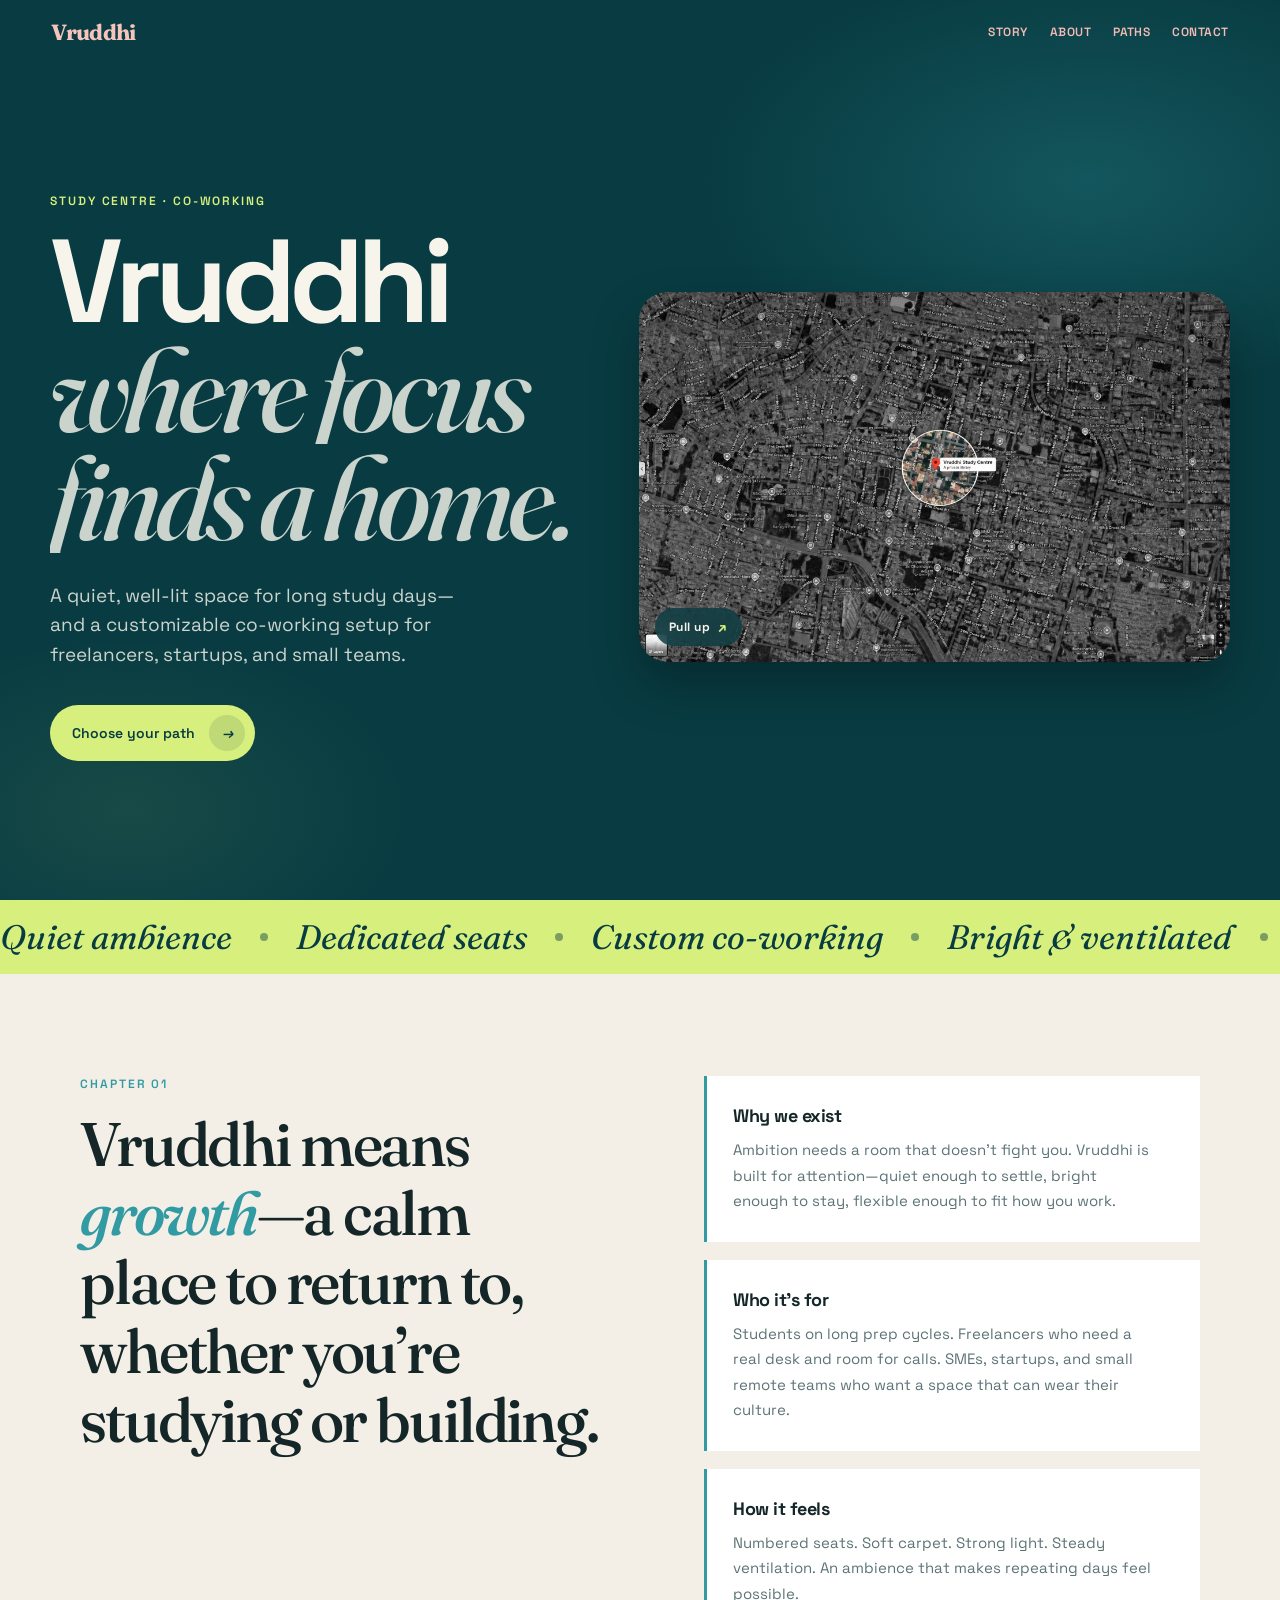
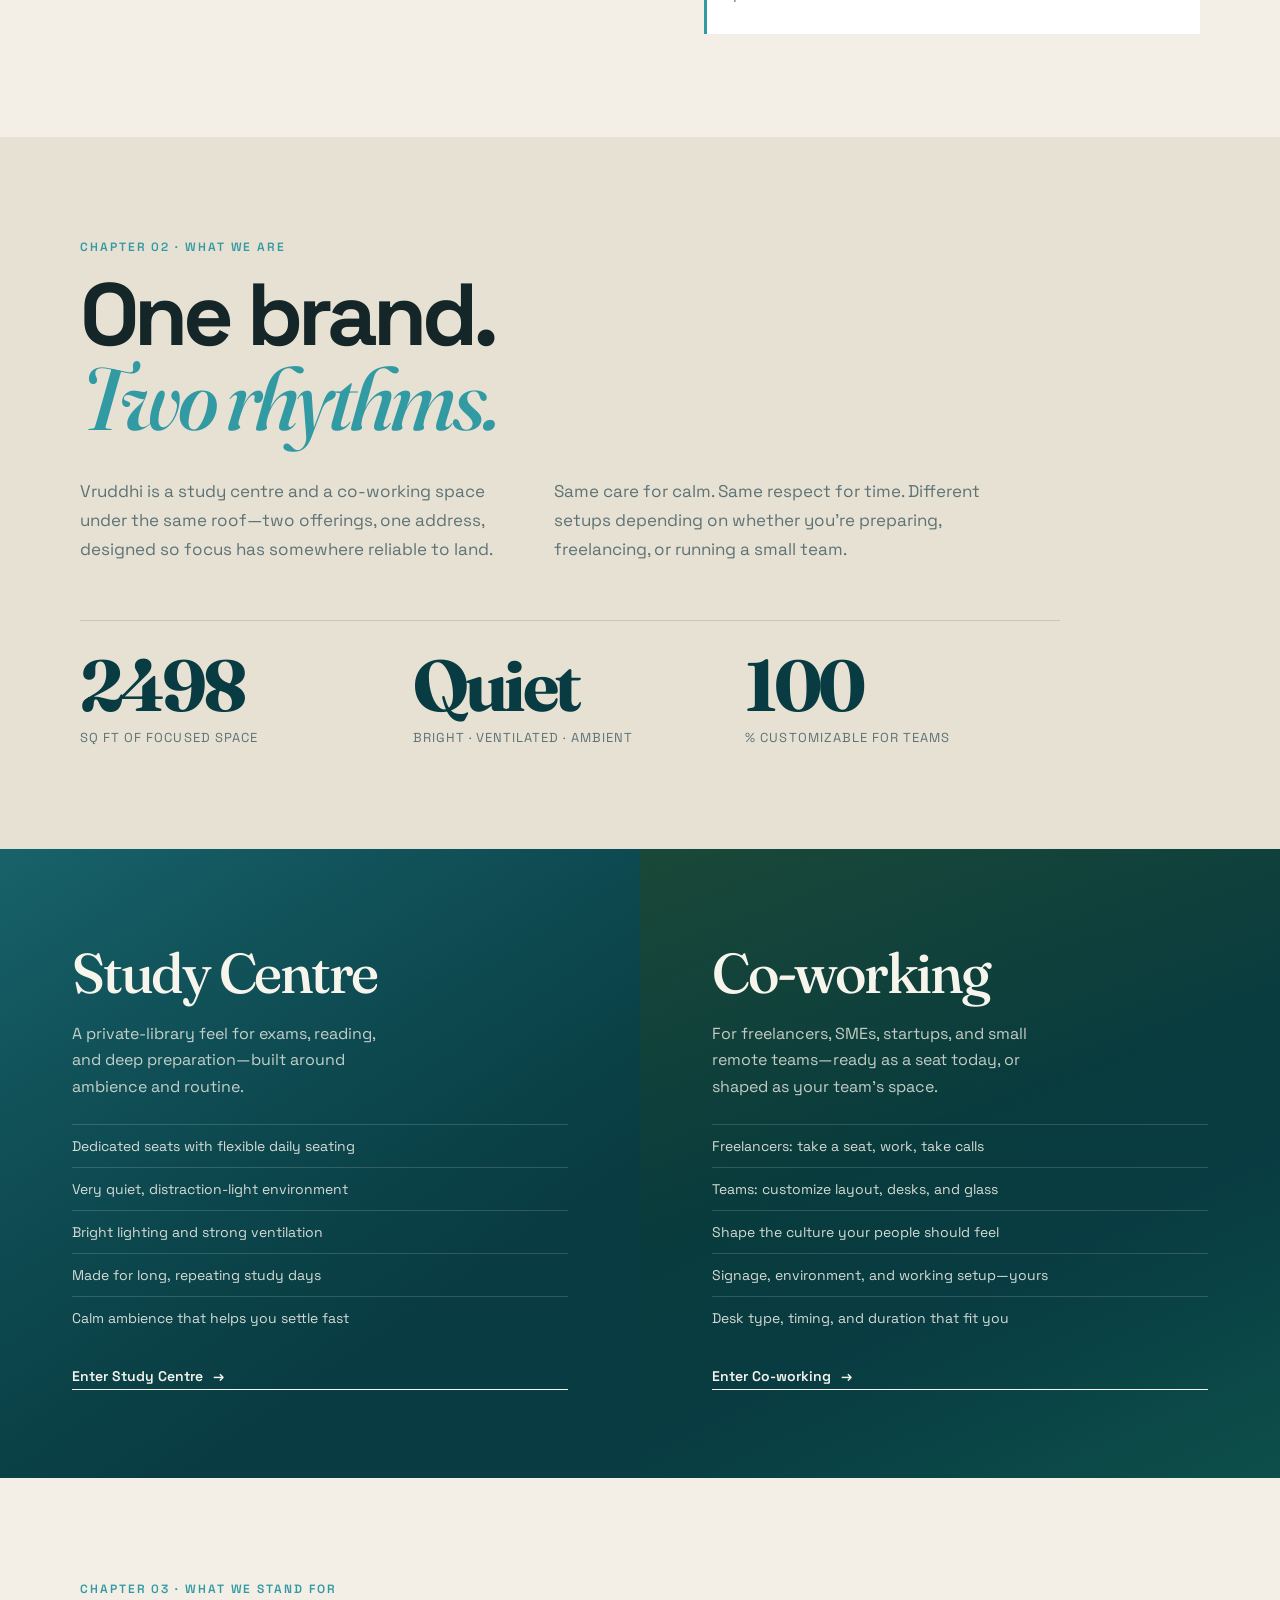
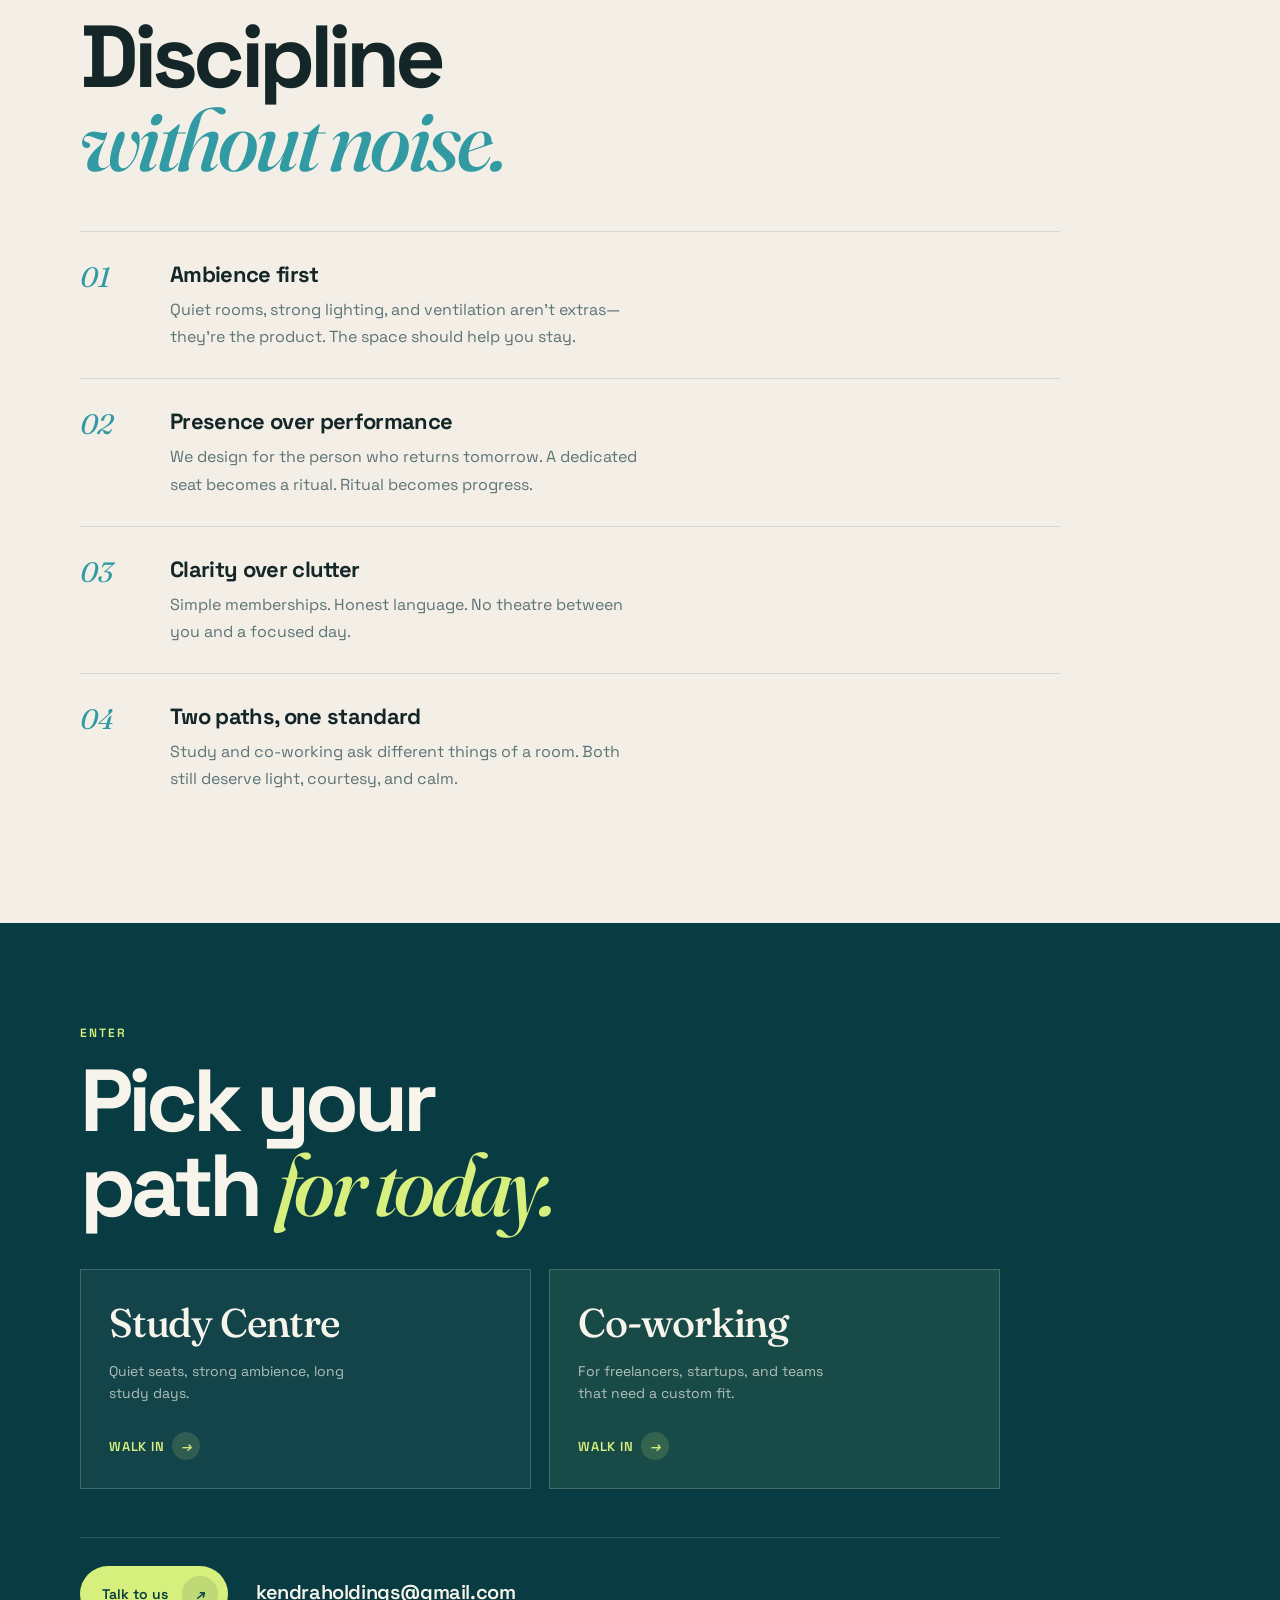
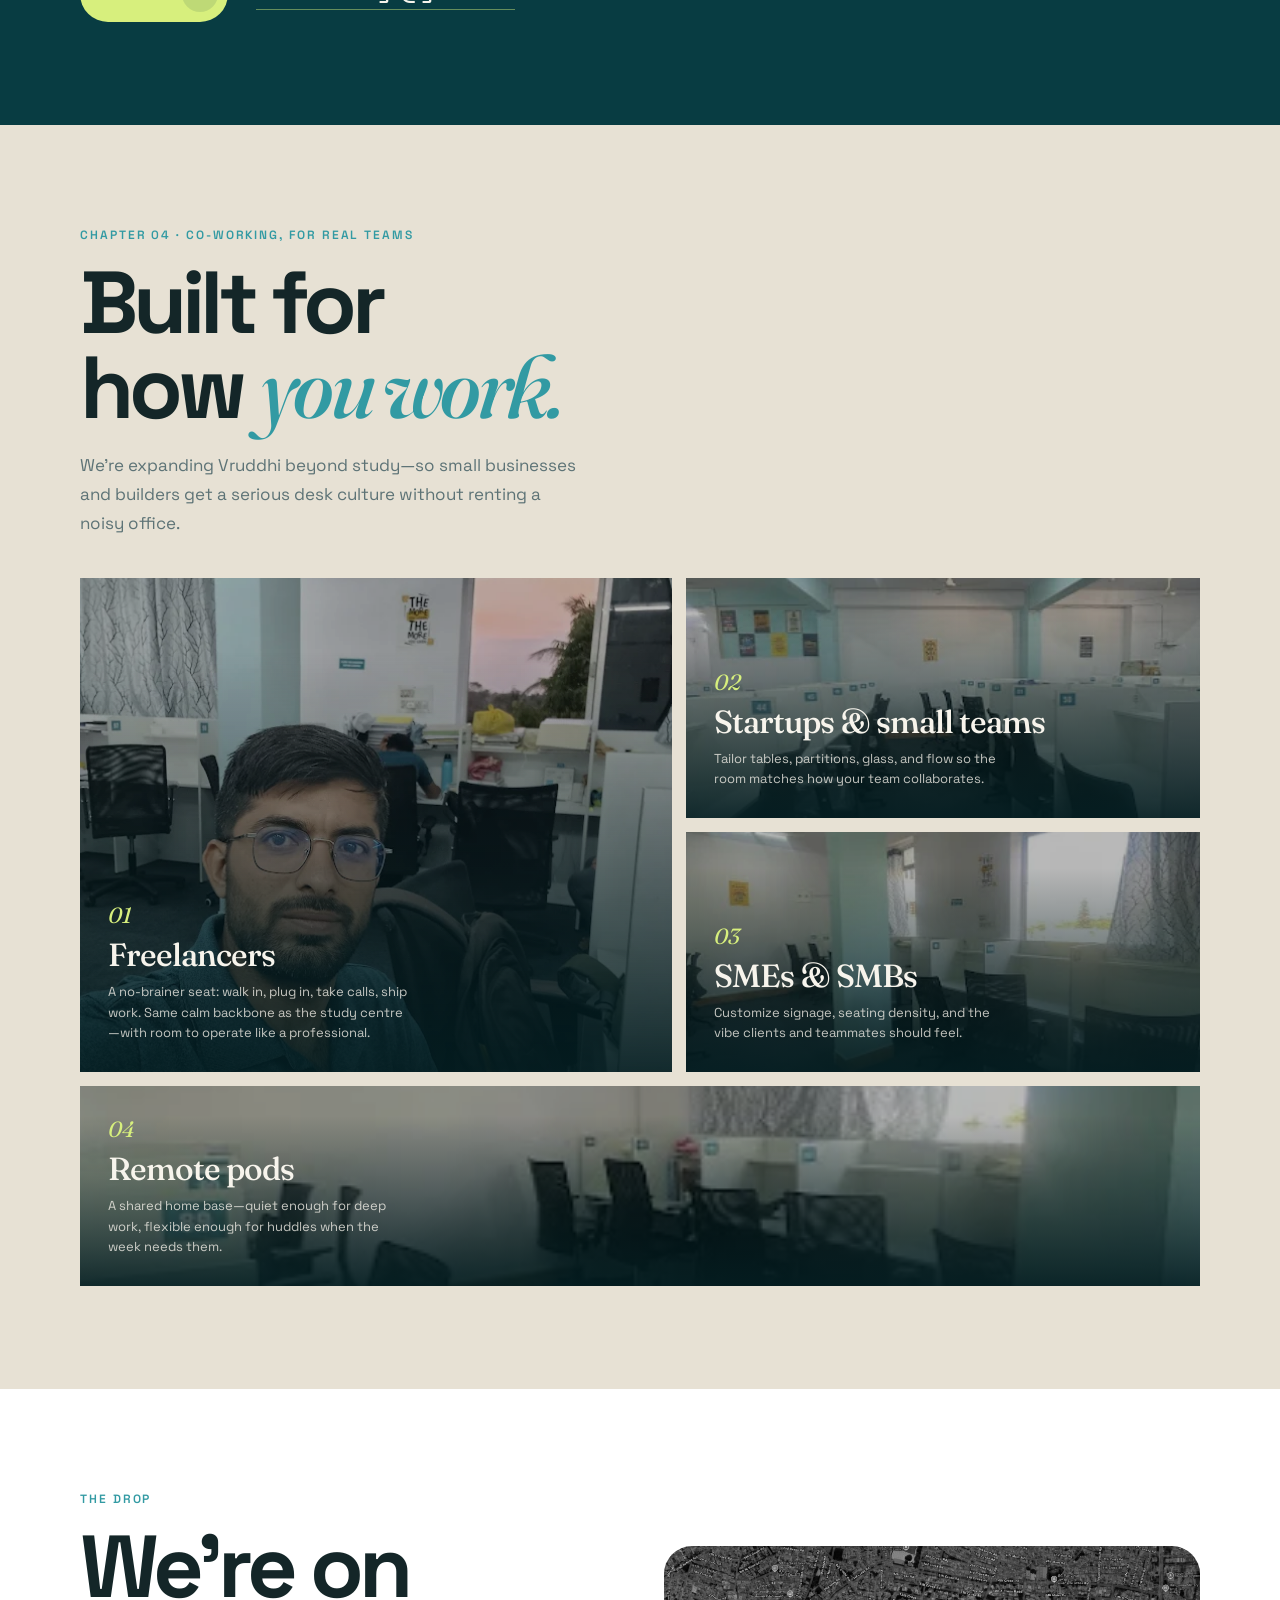
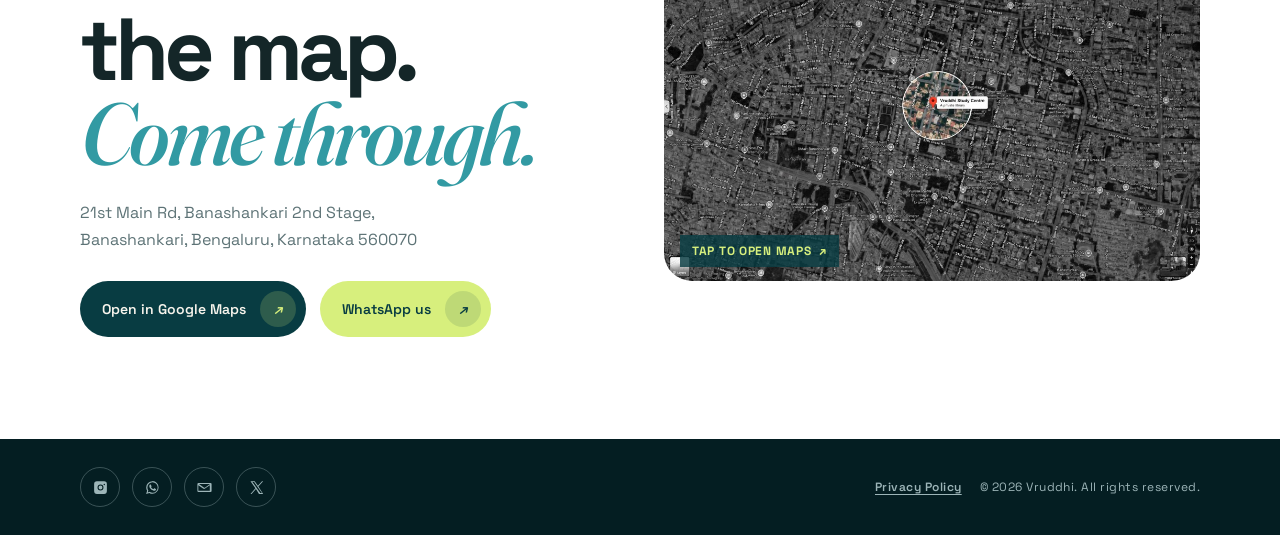
<file: sites/apex/index.html>
<!doctype html>
<html lang="en">
  <head>
    <meta charset="UTF-8" />
    <meta name="viewport" content="width=device-width, initial-scale=1.0" />
    <meta name="description" content="Vruddhi — study centre and customizable co-working under one roof." />
    <title>Vruddhi</title>
    <link rel="preconnect" href="https://fonts.googleapis.com" />
    <link rel="preconnect" href="https://fonts.gstatic.com" crossorigin />
    <link href="https://fonts.googleapis.com/css2?family=Fraunces:ital,opsz,wght@0,9..144,500;0,9..144,700;1,9..144,500;1,9..144,700&family=Space+Grotesk:wght@400;500;600;700&display=swap" rel="stylesheet" />
    <link rel="stylesheet" href="styles.css" />
  </head>
  <body>
    <div class="scroll-progress" aria-hidden="true"><i data-progress></i></div>

    <header class="site-header" data-header>
      <a class="wordmark" href="#top">Vruddhi</a>
      <nav aria-label="Main">
        <a href="#story">Story</a>
        <a href="#about">About</a>
        <a href="#enter">Paths</a>
        <a href="#contact">Contact</a>
      </nav>
    </header>

    <main id="top">
      <section class="hero">
        <div class="hero-shell">
          <div class="hero-copy">
            <p class="kicker" data-reveal>Study Centre · Co-working</p>
            <h1 class="hero-title">
              <span class="line"><span>Vruddhi</span></span>
              <span class="line soft"><span>where focus</span></span>
              <span class="line soft"><span>finds a home.</span></span>
            </h1>
            <p class="hero-lede" data-reveal>
              A quiet, well-lit space for long study days—and a customizable co-working setup for freelancers, startups, and small teams.
            </p>
            <div class="hero-cta" data-reveal>
              <a class="btn-island" href="#enter">
                <span>Choose your path</span>
                <i>→</i>
              </a>
              <!-- <a class="link-quiet" href="#spaces">See the space</a> -->
            </div>
          </div>

          <a
            class="map-card"
            data-reveal
            href="https://www.google.com/maps?um=1&ie=UTF-8&fb=1&gl=in&sa=X&geocode=KcN96A8AFa47MUFLVp5lc4LO&daddr=21st+Main+Rd,+Banashankari+2nd+Stage,+Banashankari,+Bengaluru,+Karnataka+560070"
            target="_blank"
            rel="noopener noreferrer"
            aria-label="Find Vruddhi Study Centre & Co-working on Google Maps"
          >
            <img src="assets/map-spotlight.jpg" alt="Vruddhi on the map" />
            <span class="map-chip">Pull up <b>↗</b></span>
          </a>
        </div>
      </section>

      <section class="strip" aria-hidden="true">
        <div class="strip-track" data-strip>
          <span>Quiet ambience</span><i></i>
          <span>Dedicated seats</span><i></i>
          <span>Custom co-working</span><i></i>
          <span>Bright &amp; ventilated</span><i></i>
          <span>Built for SMEs</span><i></i>
          <span>Quiet ambience</span><i></i>
          <span>Dedicated seats</span><i></i>
          <span>Custom co-working</span><i></i>
          <span>Bright &amp; ventilated</span><i></i>
          <span>Built for SMEs</span><i></i>
        </div>
      </section>

      <section class="story section" id="story">
        <div class="story-sticky">
          <p class="chapter" data-reveal>Chapter 01</p>
          <h2 class="display" data-reveal>
            Vruddhi means <em>growth</em>—a calm place to return to, whether you’re studying or building.
          </h2>
        </div>
        <div class="story-rail">
          <article class="story-card" data-reveal>
            <h3>Why we exist</h3>
            <p>Ambition needs a room that doesn’t fight you. Vruddhi is built for attention—quiet enough to settle, bright enough to stay, flexible enough to fit how you work.</p>
          </article>
          <article class="story-card" data-reveal>
            <h3>Who it’s for</h3>
            <p>Students on long prep cycles. Freelancers who need a real desk and room for calls. SMEs, startups, and small remote teams who want a space that can wear their culture.</p>
          </article>
          <article class="story-card" data-reveal>
            <h3>How it feels</h3>
            <p>Numbered seats. Soft carpet. Strong light. Steady ventilation. An ambience that makes repeating days feel possible.</p>
          </article>
        </div>
      </section>

      <section class="about section" id="about">
        <p class="chapter" data-reveal>Chapter 02 · What we are</p>
        <h2 class="mix-title" data-reveal>
          <span class="brand-word">One brand.</span>
          <em class="accent-word">Two rhythms.</em>
        </h2>
        <div class="about-columns">
          <p data-reveal>Vruddhi is a study centre and a co-working space under the same roof—two offerings, one address, designed so focus has somewhere reliable to land.</p>
          <p data-reveal>Same care for calm. Same respect for time. Different setups depending on whether you’re preparing, freelancing, or running a small team.</p>
        </div>
        <div class="stat-row" data-reveal>
          <div><strong data-count="2500">0</strong><span>sq ft of focused space</span></div>
          <div><strong>Quiet</strong><span>bright · ventilated · ambient</span></div>
          <div><strong data-count="100">0</strong><span>% customizable for teams</span></div>
        </div>

        <!-- <div class="offerings-bridge" data-reveal>
          <h3 class="mix-title compact">
            <span class="brand-word">Same roof.</span>
            <em class="accent-word">Different day.</em>
          </h3>
          <p class="house-lede">Study Centre and Co-working live together at Vruddhi—choose the rhythm that matches how you need to show up.</p>
        </div> -->
      </section>

      <section class="house" id="offerings">
        <div class="pin-pair">
          <article class="pin-panel study-panel">
            <h3>Study Centre</h3>
            <p class="panel-lead">A private-library feel for exams, reading, and deep preparation—built around ambience and routine.</p>
            <ul>
              <li>Dedicated seats with flexible daily seating</li>
              <li>Very quiet, distraction-light environment</li>
              <li>Bright lighting and strong ventilation</li>
              <li>Made for long, repeating study days</li>
              <li>Calm ambience that helps you settle fast</li>
            </ul>
            <a class="link-arrow on-dark" href="https://study.vruddhi.co">Enter Study Centre</a>
          </article>
          <article class="pin-panel work-panel">
            <h3>Co-working</h3>
            <p class="panel-lead">For freelancers, SMEs, startups, and small remote teams—ready as a seat today, or shaped as your team’s space.</p>
            <ul>
              <li>Freelancers: take a seat, work, take calls</li>
              <li>Teams: customize layout, desks, and glass</li>
              <li>Shape the culture your people should feel</li>
              <li>Signage, environment, and working setup—yours</li>
              <li>Desk type, timing, and duration that fit you</li>
            </ul>
            <a class="link-arrow on-dark" href="https://work.vruddhi.co">Enter Co-working</a>
          </article>
        </div>
      </section>

      <section class="beliefs section" id="beliefs">
        <div class="beliefs-head">
          <p class="chapter" data-reveal>Chapter 03 · What we stand for</p>
          <h2 class="mix-title" data-reveal>
            <span class="brand-word">Discipline</span>
            <em class="accent-word">without noise.</em>
          </h2>
        </div>
        <ol class="belief-list">
          <li data-reveal>
            <span>01</span>
            <div>
              <h3>Ambience first</h3>
              <p>Quiet rooms, strong lighting, and ventilation aren’t extras—they’re the product. The space should help you stay.</p>
            </div>
          </li>
          <li data-reveal>
            <span>02</span>
            <div>
              <h3>Presence over performance</h3>
              <p>We design for the person who returns tomorrow. A dedicated seat becomes a ritual. Ritual becomes progress.</p>
            </div>
          </li>
          <li data-reveal>
            <span>03</span>
            <div>
              <h3>Clarity over clutter</h3>
              <p>Simple memberships. Honest language. No theatre between you and a focused day.</p>
            </div>
          </li>
          <li data-reveal>
            <span>04</span>
            <div>
              <h3>Two paths, one standard</h3>
              <p>Study and co-working ask different things of a room. Both still deserve light, courtesy, and calm.</p>
            </div>
          </li>
        </ol>
      </section>

      <section class="enter section" id="enter">
        <p class="chapter" data-reveal>Enter</p>
        <h2 class="mix-title" data-reveal>
          <span class="brand-word">Pick your path</span>
          <em class="accent-word">for today.</em>
        </h2>
        <div class="enter-grid">
          <a class="enter-door" href="https://study.vruddhi.co" data-reveal>
            <span class="door-label">Study Centre</span>
            <span class="door-copy">Quiet seats, strong ambience, long study days.</span>
            <span class="door-go">Walk in <i>→</i></span>
          </a>
          <a class="enter-door alt" href="https://work.vruddhi.co" data-reveal>
            <span class="door-label">Co-working</span>
            <span class="door-copy">For freelancers, startups, and teams that need a custom fit.</span>
            <span class="door-go">Walk in <i>→</i></span>
          </a>
        </div>
        <div class="contact-band" id="contact" data-reveal>
          <div class="contact-links">
            <a class="btn-island" data-whatsapp-href><span>Talk to us</span><i>↗</i></a>
            <a class="contact-email" data-email-href data-email></a>
          </div>
        </div>
      </section>

      <section class="audience section" id="work">
        <div class="audience-head">
          <p class="chapter" data-reveal>Chapter 04 · Co-working, for real teams</p>
          <h2 class="mix-title" data-reveal>
            <span class="brand-word">Built for how</span>
            <em class="accent-word">you work.</em>
          </h2>
          <p class="audience-lede" data-reveal>
            We’re expanding Vruddhi beyond study—so small businesses and builders get a serious desk culture without renting a noisy office.
          </p>
        </div>

        <div class="audience-bento">
          <article class="ab-tile ab-a" data-reveal>
            <img src="assets/space-07.webp" alt="" loading="lazy" />
            <div class="ab-copy">
              <span>01</span>
              <h3>Freelancers</h3>
              <p>A no-brainer seat: walk in, plug in, take calls, ship work. Same calm backbone as the study centre—with room to operate like a professional.</p>
            </div>
          </article>
          <article class="ab-tile ab-b" data-reveal>
            <img src="assets/space-02.webp" alt="" loading="lazy" />
            <div class="ab-copy">
              <span>02</span>
              <h3>Startups &amp; small teams</h3>
              <p>Tailor tables, partitions, glass, and flow so the room matches how your team collaborates.</p>
            </div>
          </article>
          <article class="ab-tile ab-c" data-reveal>
            <img src="assets/space-08.webp" alt="" loading="lazy" />
            <div class="ab-copy">
              <span>03</span>
              <h3>SMEs &amp; SMBs</h3>
              <p>Customize signage, seating density, and the vibe clients and teammates should feel.</p>
            </div>
          </article>
          <article class="ab-tile ab-d" data-reveal>
            <img src="assets/space-03.webp" alt="" loading="lazy" />
            <div class="ab-copy">
              <span>04</span>
              <h3>Remote pods</h3>
              <p>A shared home base—quiet enough for deep work, flexible enough for huddles when the week needs them.</p>
            </div>
          </article>
        </div>
      </section>

      <!-- <section class="day section" id="day">
        <p class="chapter" data-reveal>Chapter 06 · A day inside</p>
        <h2 class="mix-title" data-reveal>
          <span class="brand-word">Arrive.</span>
          <em class="accent-word">Settle. Begin.</em>
        </h2>
        <div class="timeline">
          <div class="time-item" data-reveal>
            <span>Morning</span>
            <h3>Claim your seat</h3>
            <p>Walk in, set the desk, let the quiet and the light lower the volume of everything outside.</p>
          </div>
          <div class="time-item" data-reveal>
            <span>Midday</span>
            <h3>Protect the block</h3>
            <p>Study hours stay focused. Work blocks stay productive. The ambience helps hold the line.</p>
          </div>
          <div class="time-item" data-reveal>
            <span>Evening</span>
            <h3>Leave a little ahead</h3>
            <p>Not every day is a breakthrough. Most good days are simply finished with care.</p>
          </div>
        </div>
      </section> -->

      <!-- <section class="gallery section" id="spaces">
        <div class="gallery-head">
          <div>
            <p class="chapter" data-reveal>Chapter 05 · Inside</p>
            <h2 class="mix-title" data-reveal>
              <span class="brand-word">See the</span>
              <em class="accent-word">space.</em>
            </h2>
          </div>
          <p class="gallery-note" data-reveal>Quiet rows, dedicated seats, bright light—and room to grow into co-working.</p>
        </div> -->

        <!-- <div class="carousel" data-carousel>
          <div class="carousel-viewport">
            <div class="carousel-track" data-carousel-track>
              <figure class="slide" data-slide>
                <div class="slide-visual"><img src="assets/space-02.webp" alt="Rows of numbered study seats" /></div>
                <figcaption>
                  <p class="slide-index">01 / 05</p>
                  <h3>Dedicated seats</h3>
                  <p>Numbered desks and ergonomic chairs—structure that makes a long study day feel grounded.</p>
                </figcaption>
              </figure>
              <figure class="slide" data-slide>
                <div class="slide-visual"><img src="assets/space-04.webp" alt="Main aisle through the study hall" /></div>
                <figcaption>
                  <p class="slide-index">02 / 05</p>
                  <h3>Calm open hall</h3>
                  <p>Bright light, soft carpet, and clear sightlines—ambience built for long hours.</p>
                </figcaption>
              </figure> -->
              <!-- <figure class="slide" data-slide>
                <div class="slide-visual"><img src="assets/space-05.webp" alt="Close-up of a study desk in use" /></div>
                <figcaption>
                  <p class="slide-index">03 / 05</p>
                  <h3>Built for deep prep</h3>
                  <p>A seat you can return to—books, notes, and hours that stack without fighting the room.</p>
                </figcaption>
              </figure>
              <figure class="slide" data-slide>
                <div class="slide-visual"><img src="assets/space-03.webp" alt="Bright ventilated study bay" /></div>
                <figcaption>
                  <p class="slide-index">04 / 05</p>
                  <h3>Ambience that holds</h3>
                  <p>Ventilation, daylight, and quiet details that keep repeating days sustainable.</p>
                </figcaption>
              </figure>
              <figure class="slide" data-slide>
                <div class="slide-visual"><img src="assets/space-07.webp" alt="Evening light across the work hall" /></div>
                <figcaption>
                  <p class="slide-index">05 / 05</p>
                  <h3>Ready for co-working</h3>
                  <p>The same calm backbone—ready for freelancers today, customizable for teams tomorrow.</p>
                </figcaption>
              </figure> -->
            <!-- </div>
          </div>
          <div class="carousel-bar">
            <button type="button" data-carousel-prev aria-label="Previous">Prev</button>
            <div class="carousel-progress"><i data-carousel-meter></i></div>
            <button type="button" data-carousel-next aria-label="Next">Next</button>
          </div>
        </div>
      </section> -->

      <section class="visit section" id="visit">
        <div class="visit-shell" data-reveal>
          <div class="visit-copy">
            <p class="chapter">The drop</p>
            <h2 class="mix-title">
              <span class="brand-word">We’re on the map.</span>
              <em class="accent-word">Come through.</em>
            </h2>
            <p class="visit-address">
              21st Main Rd, Banashankari 2nd Stage,<br />
              Banashankari, Bengaluru, Karnataka 560070
            </p>
            <div class="visit-actions">
              <a
                class="btn-island dark"
                href="https://www.google.com/maps?um=1&ie=UTF-8&fb=1&gl=in&sa=X&geocode=KcN96A8AFa47MUFLVp5lc4LO&daddr=21st+Main+Rd,+Banashankari+2nd+Stage,+Banashankari,+Bengaluru,+Karnataka+560070"
                target="_blank"
                rel="noopener noreferrer"
              >
                <span>Open in Google Maps</span>
                <i>↗</i>
              </a>
              <a class="btn-island" data-whatsapp-href>
                <span>WhatsApp us</span>
                <i>↗</i>
              </a>
            </div>
          </div>
          <a
            class="visit-map"
            href="https://www.google.com/maps?um=1&ie=UTF-8&fb=1&gl=in&sa=X&geocode=KcN96A8AFa47MUFLVp5lc4LO&daddr=21st+Main+Rd,+Banashankari+2nd+Stage,+Banashankari,+Bengaluru,+Karnataka+560070"
            target="_blank"
            rel="noopener noreferrer"
            aria-label="Open Vruddhi location in Google Maps"
          >
            <img src="assets/map-spotlight.jpg" alt="Vruddhi Study Centre pinned on the map in Banashankari" />
            <span class="visit-map-cta">Tap to open Maps <b>↗</b></span>
          </a>
        </div>
      </section>

      <!-- <section class="promise section">
        <div class="promise-frame" data-reveal>
          <p class="chapter">The promise</p>
          <blockquote>
            Show up for the hours.<br />
            <em>We’ll hold the vibe.</em>
          </blockquote>
          <div class="promise-contact">
            <a data-phone-href data-phone></a>
            <a data-email-href data-email></a>
          </div>
        </div>
      </section> -->
    </main>

    <footer>
      <nav class="social" aria-label="Social">
        <a href="https://www.instagram.com/_vruddhi.studycentre_/" target="_blank" rel="noopener noreferrer" aria-label="Instagram">
          <svg viewBox="0 0 24 24" aria-hidden="true"><path d="M7 3h10a4 4 0 0 1 4 4v10a4 4 0 0 1-4 4H7a4 4 0 0 1-4-4V7a4 4 0 0 1 4-4zm5 4.8A4.2 4.2 0 1 0 16.2 12 4.2 4.2 0 0 0 12 7.8zm0 6.9A2.7 2.7 0 1 1 14.7 12 2.7 2.7 0 0 1 12 14.7zm5.35-7.95a1 1 0 1 0 1 1 1 1 0 0 0-1-1z"/></svg>
        </a>
        <a data-whatsapp-href aria-label="WhatsApp">
          <svg viewBox="0 0 24 24" aria-hidden="true"><path d="M12.04 3A8.96 8.96 0 0 0 3.1 11.94a8.9 8.9 0 0 0 1.3 4.66L3 21l4.54-1.36a9 9 0 0 0 4.5 1.2h0a8.96 8.96 0 0 0 0-17.9zm0 1.64a7.32 7.32 0 0 1 0 14.64h0a7.4 7.4 0 0 1-3.76-1.04l-.27-.16-2.7.81.82-2.63-.18-.28a7.3 7.3 0 0 1-1.12-3.9 7.32 7.32 0 0 1 7.21-7.44zm4.2 9.3c-.23-.12-1.36-.67-1.57-.75s-.36-.12-.52.12-.6.75-.73.9-.27.17-.5.06a6 6 0 0 1-1.76-1.08 6.6 6.6 0 0 1-1.22-1.52c-.13-.23 0-.35.1-.46s.23-.27.34-.4.15-.23.23-.38.04-.29-.02-.4-.52-1.25-.71-1.71c-.19-.45-.38-.39-.52-.4h-.45a.86.86 0 0 0-.62.29 2.6 2.6 0 0 0-.81 1.93 4.5 4.5 0 0 0 .94 2.4 10.3 10.3 0 0 0 3.94 3.5 13.4 13.4 0 0 0 1.32.49 3.2 3.2 0 0 0 1.46.09 2.4 2.4 0 0 0 1.58-1.11 2 2 0 0 0 .14-1.11c-.06-.1-.21-.16-.44-.28z"/></svg>
        </a>
        <a data-email-href aria-label="Email">
          <svg viewBox="0 0 24 24" aria-hidden="true"><path d="M3.5 5.5h17a1.5 1.5 0 0 1 1.5 1.5v10a1.5 1.5 0 0 1-1.5 1.5h-17A1.5 1.5 0 0 1 2 17V7a1.5 1.5 0 0 1 1.5-1.5zm.7 1.6 7.3 5.1a.9.9 0 0 0 1 0l7.3-5.1H4.2zm15.3 1.7-6.7 4.7a2.4 2.4 0 0 1-2.8 0L3.3 8.8V16.5h16.2z"/></svg>
        </a>
        <a href="https://x.com/vruddhi" target="_blank" rel="noopener noreferrer" aria-label="X">
          <svg viewBox="0 0 24 24" aria-hidden="true"><path d="M14.7 10.5 21.4 3h-1.6l-5.8 6.5L9.4 3H3.5l7 9.9L3.5 21h1.6l6.1-6.9L15.5 21h5.9l-6.7-10.5zm-2.2 2.4-.7-1-5.6-7.8h2.4l4.5 6.4.7 1 5.9 8.2h-2.4l-4.8-6.8z"/></svg>
        </a>
      </nav>
      <div class="footer-meta">
        <a class="footer-legal" href="privacy.html">Privacy Policy</a>
        <p>© <span id="year"></span> Vruddhi. All rights reserved.</p>
      </div>
    </footer>

    <script src="script.js"></script>
  </body>
</html>
</file>
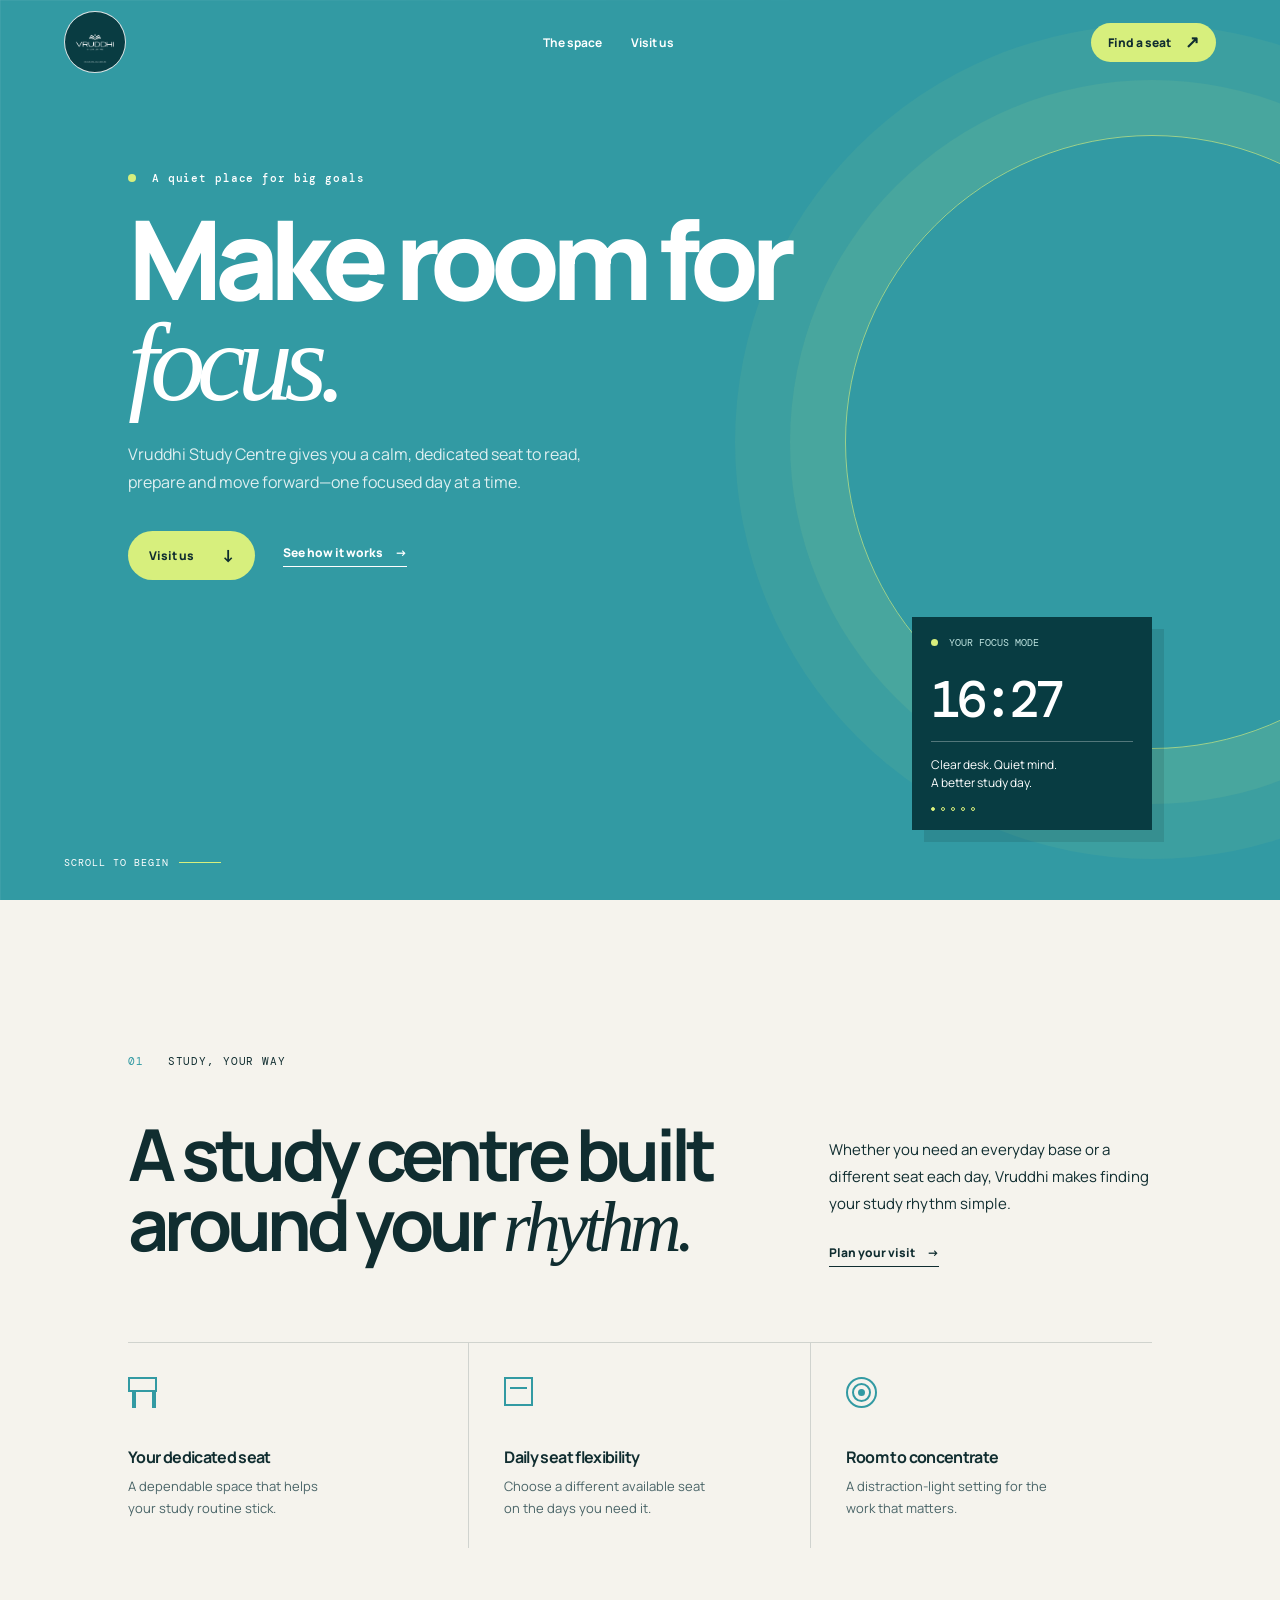
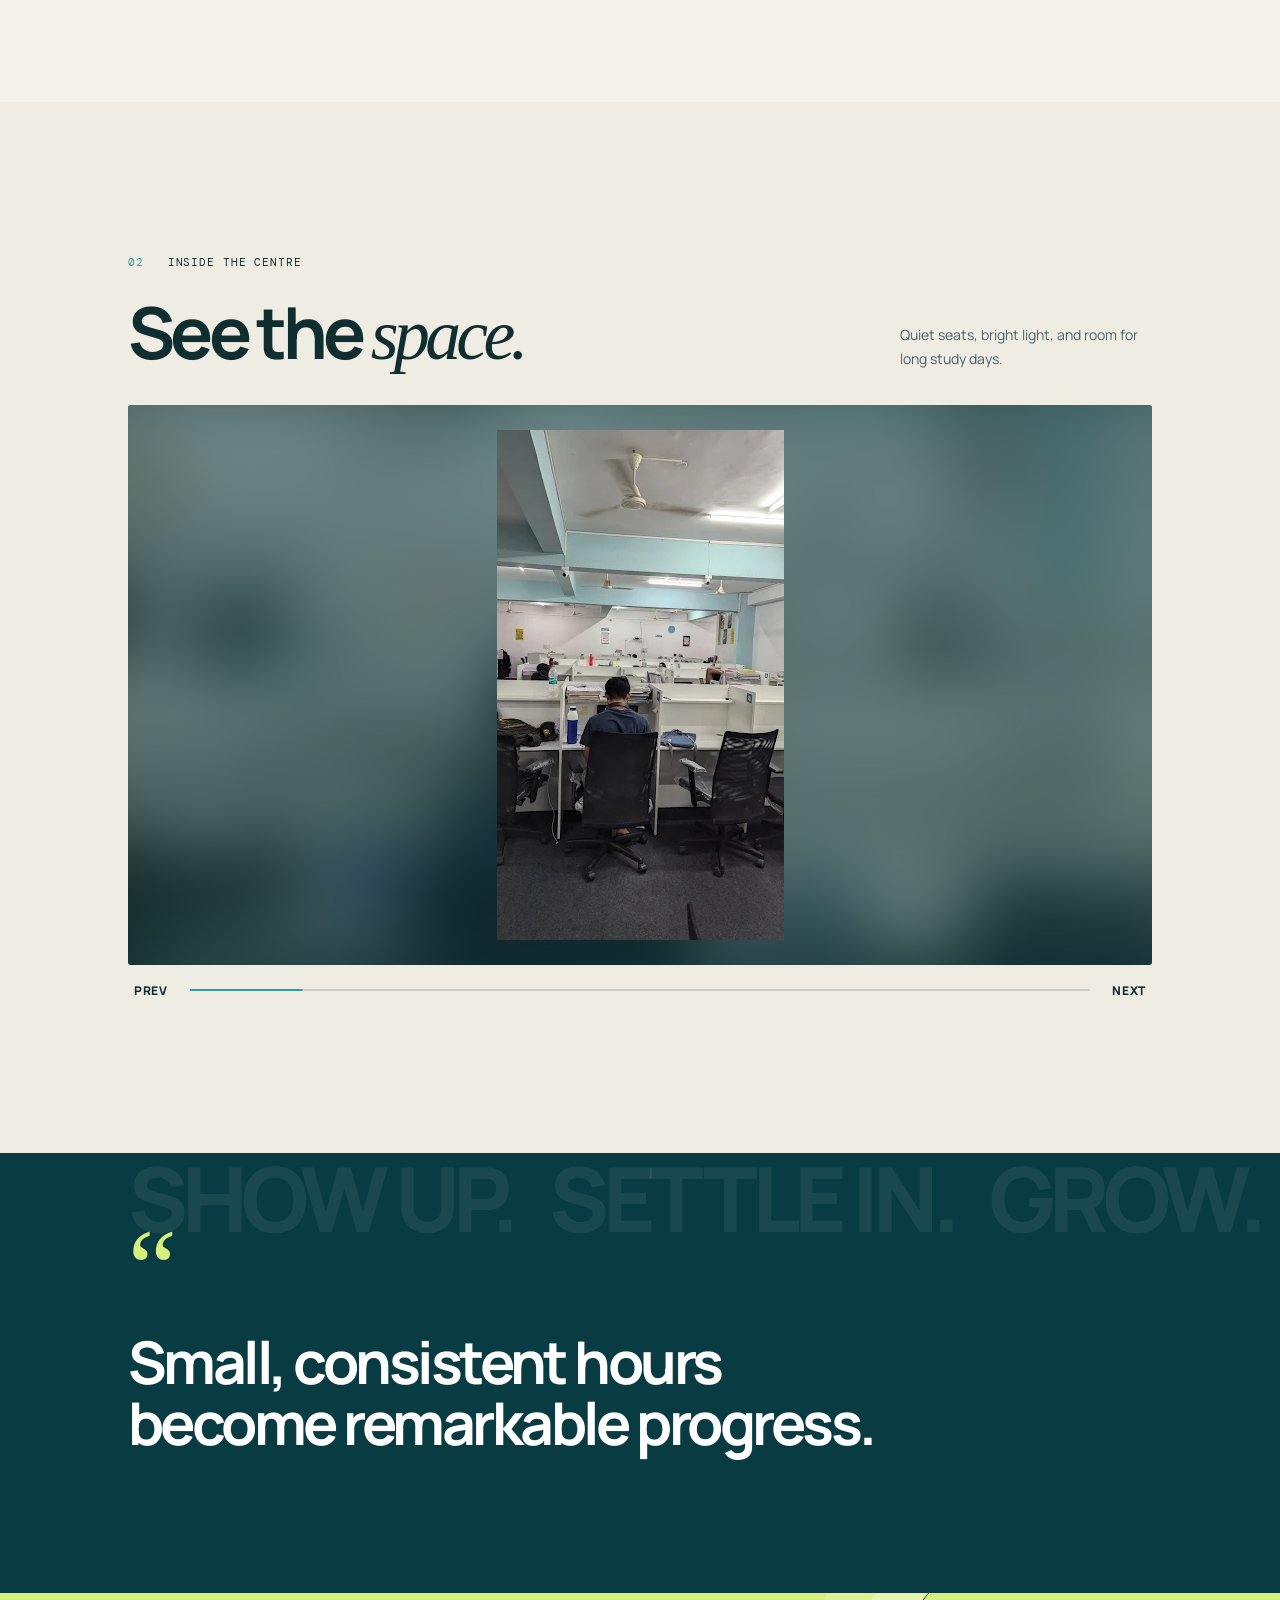
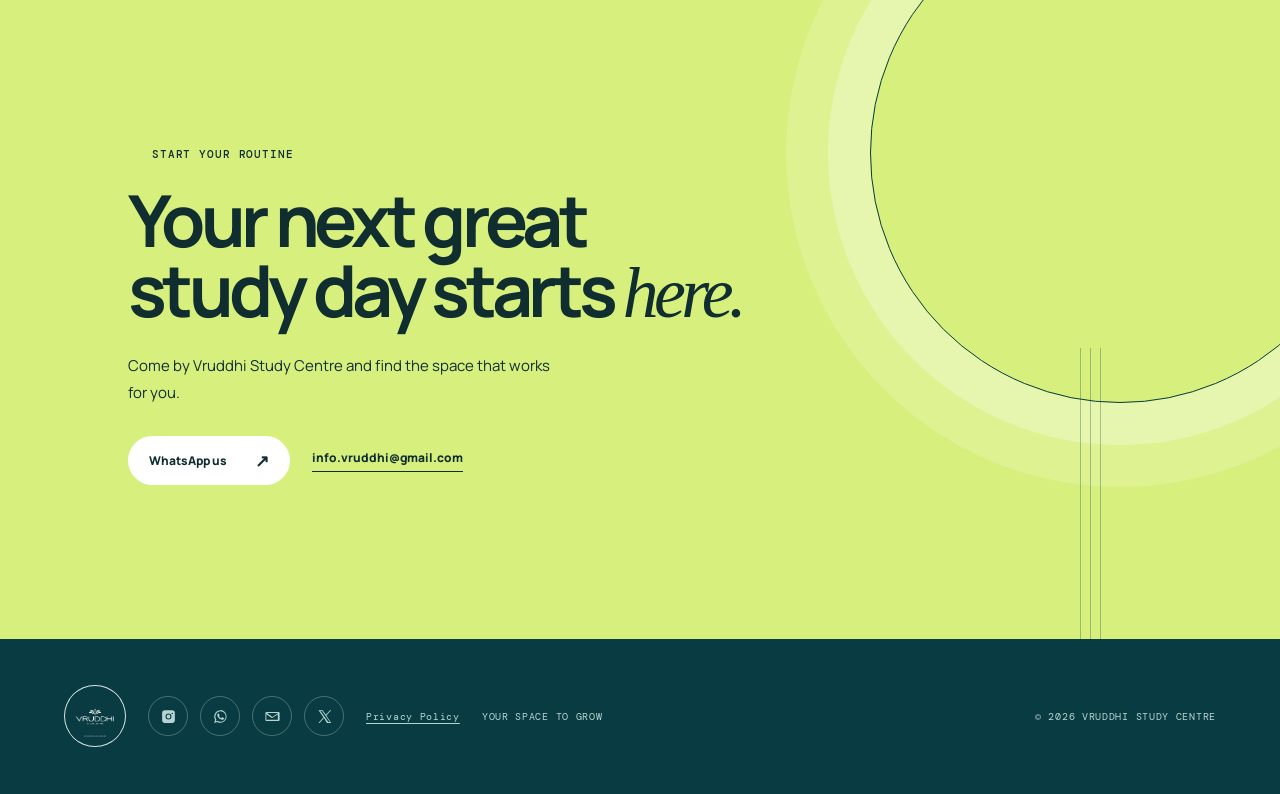
<file: sites/study/index.html>
<!doctype html>
<html lang="en">
  <head>
    <meta charset="UTF-8" />
    <meta name="viewport" content="width=device-width, initial-scale=1.0" />
    <meta name="description" content="Vruddhi Study Centre — a focused, flexible place to study." />
    <title>Vruddhi Study Centre | Focus has a home</title>
    <link rel="preconnect" href="https://fonts.googleapis.com" />
    <link rel="preconnect" href="https://fonts.gstatic.com" crossorigin />
    <link href="https://fonts.googleapis.com/css2?family=DM+Mono:wght@400;500&family=Manrope:wght@400;500;600;700;800&display=swap" rel="stylesheet" />
    <link rel="stylesheet" href="styles.css?v=3" />
  </head>
  <body>
    <div class="cursor-glow" aria-hidden="true"></div>
    <header class="site-header">
      <a class="brand logo-frame" href="#top" aria-label="Vruddhi Study Centre home">
        <img src="assets/vruddhi-logo.png" alt="Vruddhi Study Centre" />
      </a>
      <nav aria-label="Main navigation">
        <a href="#space">The space</a>
        <!-- <a href="#pricing">Pricing</a> -->
        <a href="#visit">Visit us</a>
      </nav>
      <a class="button button-small" data-phone-href>Find a seat <span>↗</span></a>
    </header>

    <main id="top">
      <section class="hero">
        <div class="hero-orb orb-one" data-parallax="0.12"></div>
        <div class="hero-orb orb-two" data-parallax="-0.08"></div>
        <div class="grid-lines" aria-hidden="true"></div>
        <div class="hero-copy reveal">
          <p class="eyebrow"><span></span> A quiet place for big goals</p>
          <h1>Make room for <em>focus.</em></h1>
          <p class="hero-intro">Vruddhi Study Centre gives you a calm, dedicated seat to read, prepare and move forward—one focused day at a time.</p>
          <div class="hero-actions">
            <!-- <a class="button" href="#pricing">Explore membership <span>↓</span></a> -->
            <a class="button" href="#visit">Visit us <span>↓</span></a>
            <a class="text-link" href="#space">See how it works <span>→</span></a>
          </div>
        </div>
        <aside class="focus-card reveal delay-2" data-parallax="-0.04">
          <div class="card-topline"><span class="pulse"></span> YOUR FOCUS MODE</div>
          <div class="clock" id="clock">09:41</div>
          <div class="card-rule"></div>
          <p>Clear desk. Quiet mind.<br />A better study day.</p>
          <div class="card-dots"><i></i><i></i><i></i><i></i><i></i></div>
        </aside>
        <div class="scroll-cue"><span>SCROLL TO BEGIN</span><b></b></div>
      </section>

      <section class="intro section-pad" id="space">
        <div class="section-label reveal"><span>01</span> STUDY, YOUR WAY</div>
        <div class="intro-grid">
          <h2 class="reveal">A study centre built around your <em>rhythm.</em></h2>
          <div class="intro-text reveal delay-1">
            <p>Whether you need an everyday base or a different seat each day, Vruddhi makes finding your study rhythm simple.</p>
            <a class="text-link" href="#visit">Plan your visit <span>→</span></a>
          </div>
        </div>
        <div class="feature-grid">
          <article class="feature reveal">
            <div class="feature-icon desk-icon"><i></i><i></i><i></i></div>
            <h3>Your dedicated seat</h3>
            <p>A dependable space that helps your study routine stick.</p>
          </article>
          <article class="feature reveal delay-1">
            <div class="feature-icon calendar-icon"><i></i><i></i></div>
            <h3>Daily seat flexibility</h3>
            <p>Choose a different available seat on the days you need it.</p>
          </article>
          <article class="feature reveal delay-2">
            <div class="feature-icon focus-icon"><i></i><i></i><i></i></div>
            <h3>Room to concentrate</h3>
            <p>A distraction-light setting for the work that matters.</p>
          </article>
        </div>
      </section>

      <section class="gallery section-pad" id="photos">
        <div class="section-label reveal"><span>02</span> INSIDE THE CENTRE</div>
        <div class="gallery-head reveal">
          <h2>See the <em>space.</em></h2>
          <p>Quiet seats, bright light, and room for long study days.</p>
        </div>
        <div class="carousel reveal" data-carousel>
          <div class="carousel-viewport">
            <div class="carousel-track" data-carousel-track>
              <figure class="slide" data-slide><img src="assets/space-01.webp" alt="Student focused at a dedicated desk" /></figure>
              <figure class="slide" data-slide><img src="assets/space-02.webp" alt="Rows of numbered study seats" /></figure>
              <figure class="slide" data-slide><img src="assets/space-03.webp" alt="Bright ventilated study bay" /></figure>
              <figure class="slide" data-slide><img src="assets/space-04.webp" alt="Main aisle through the study hall" /></figure>
              <figure class="slide" data-slide><img src="assets/space-05.webp" alt="Desk set up for deep study" /></figure>
              <figure class="slide" data-slide><img src="assets/space-06.webp" alt="Open study hall with focus wall" /></figure>
              <figure class="slide" data-slide><img src="assets/space-07.webp" alt="Evening light across the hall" /></figure>
              <figure class="slide" data-slide><img src="assets/space-08.webp" alt="Numbered seats by the window" /></figure>
            </div>
          </div>
          <div class="carousel-bar">
            <button type="button" data-carousel-prev aria-label="Previous">Prev</button>
            <div class="carousel-progress"><i data-carousel-meter></i></div>
            <button type="button" data-carousel-next aria-label="Next">Next</button>
          </div>
        </div>
      </section>

      <section class="statement">
        <div class="statement-marquee" aria-hidden="true">SHOW UP. &nbsp; SETTLE IN. &nbsp; GROW. &nbsp; SHOW UP. &nbsp; SETTLE IN. &nbsp; GROW. &nbsp;</div>
        <div class="statement-inner reveal">
          <span class="quote-mark">“</span>
          <p>Small, consistent hours<br />become remarkable progress.</p>
        </div>
      </section>

      <!--
      <section class="pricing section-pad" id="pricing">
        <div class="section-label reveal"><span>03</span> SIMPLE PRICING</div>
        <div class="pricing-intro reveal">
          <h2>One seat.<br /><em>More momentum.</em></h2>
          <p>Clear plans for a day, a fortnight, or a month—and long-term options if you want to settle in.</p>
        </div>
        <div class="price-grid">
          <article class="price-card reveal">
            <div class="price-card-head"><span>PASS</span><span>01 / 04</span></div>
            <h3>1 Day</h3>
            <div class="price"><span>₹</span>120</div>
            <ul>
              <li><b>✓</b> One focused study day</li>
              <li><b>✓</b> Quiet seat access</li>
              <li><b>✓</b> Bright, ventilated space</li>
            </ul>
            <a data-whatsapp-href class="button button-dark">Book a day <span>↗</span></a>
          </article>
          <article class="price-card reveal delay-1">
            <div class="price-card-head"><span>PASS</span><span>02 / 04</span></div>
            <h3>15 Days</h3>
            <div class="price"><span>₹</span>1,500</div>
            <ul>
              <li><b>✓</b> Fortnight of study days</li>
              <li><b>✓</b> Flexible seating</li>
              <li><b>✓</b> Routine-friendly access</li>
            </ul>
            <a data-whatsapp-href class="button button-dark">Ask availability <span>↗</span></a>
          </article>
          <article class="price-card reveal delay-2">
            <div class="price-card-head"><span>MEMBERSHIP</span><span>03 / 04</span></div>
            <h3>1 Month</h3>
            <div class="price"><span>₹</span>2,000 <small>/ month</small></div>
            <div class="deposit"><span>+</span> ₹500 refundable deposit</div>
            <ul>
              <li><b>✓</b> A dedicated study seat</li>
              <li><b>✓</b> Flexible daily seating</li>
              <li><b>✓</b> Focused study environment</li>
            </ul>
            <a data-whatsapp-href class="button button-dark">Ask availability <span>↗</span></a>
          </article>
          <article class="price-card price-card-alt reveal">
            <div class="price-card-head"><span>CUSTOM</span><span>04 / 04</span></div>
            <h3>Fully Flexible</h3>
            <div class="price price-contact">Contact</div>
            <p class="price-note">For extended stays and settled routines—talk to us and we’ll shape the plan.</p>
            <ul>
              <li><b>✓</b> Personalized duration</li>
              <li><b>✓</b> Priority seat conversation</li>
              <li><b>✓</b> Direct support</li>
            </ul>
            <a data-whatsapp-href class="button button-dark">Ask about long-term <span>↗</span></a>
          </article>
        </div>
      </section>
      -->

      <section class="visit" id="visit">
        <div class="visit-orb" data-parallax="0.08"></div>
        <div class="visit-content reveal">
          <p class="eyebrow"><span></span> START YOUR ROUTINE</p>
          <h2>Your next great<br />study day starts <em>here.</em></h2>
          <p>Come by Vruddhi Study Centre and find the space that works for you.</p>
          <div class="visit-contacts">
            <a class="button button-light" data-whatsapp-href>WhatsApp us <span>↗</span></a>
            <a class="text-link" data-email-href data-email></a>
          </div>
        </div>
        <div class="visit-lines" aria-hidden="true"><i></i><i></i><i></i></div>
      </section>
    </main>

    <footer>
      <span class="logo-frame"><img src="assets/vruddhi-logo.png" alt="Vruddhi Study Centre" /></span>
      <nav class="social" aria-label="Social">
        <a href="https://www.instagram.com/_vruddhi.studycentre_/" target="_blank" rel="noopener noreferrer" aria-label="Instagram">
          <svg viewBox="0 0 24 24" aria-hidden="true"><path d="M7 3h10a4 4 0 0 1 4 4v10a4 4 0 0 1-4 4H7a4 4 0 0 1-4-4V7a4 4 0 0 1 4-4zm5 4.8A4.2 4.2 0 1 0 16.2 12 4.2 4.2 0 0 0 12 7.8zm0 6.9A2.7 2.7 0 1 1 14.7 12 2.7 2.7 0 0 1 12 14.7zm5.35-7.95a1 1 0 1 0 1 1 1 1 0 0 0-1-1z"/></svg>
        </a>
        <a data-whatsapp-href aria-label="WhatsApp">
          <svg viewBox="0 0 24 24" aria-hidden="true"><path d="M12.04 3A8.96 8.96 0 0 0 3.1 11.94a8.9 8.9 0 0 0 1.3 4.66L3 21l4.54-1.36a9 9 0 0 0 4.5 1.2h0a8.96 8.96 0 0 0 0-17.9zm0 1.64a7.32 7.32 0 0 1 0 14.64h0a7.4 7.4 0 0 1-3.76-1.04l-.27-.16-2.7.81.82-2.63-.18-.28a7.3 7.3 0 0 1-1.12-3.9 7.32 7.32 0 0 1 7.21-7.44zm4.2 9.3c-.23-.12-1.36-.67-1.57-.75s-.36-.12-.52.12-.6.75-.73.9-.27.17-.5.06a6 6 0 0 1-1.76-1.08 6.6 6.6 0 0 1-1.22-1.52c-.13-.23 0-.35.1-.46s.23-.27.34-.4.15-.23.23-.38.04-.29-.02-.4-.52-1.25-.71-1.71c-.19-.45-.38-.39-.52-.4h-.45a.86.86 0 0 0-.62.29 2.6 2.6 0 0 0-.81 1.93 4.5 4.5 0 0 0 .94 2.4 10.3 10.3 0 0 0 3.94 3.5 13.4 13.4 0 0 0 1.32.49 3.2 3.2 0 0 0 1.46.09 2.4 2.4 0 0 0 1.58-1.11 2 2 0 0 0 .14-1.11c-.06-.1-.21-.16-.44-.28z"/></svg>
        </a>
        <a data-email-href aria-label="Email">
          <svg viewBox="0 0 24 24" aria-hidden="true"><path d="M3.5 5.5h17a1.5 1.5 0 0 1 1.5 1.5v10a1.5 1.5 0 0 1-1.5 1.5h-17A1.5 1.5 0 0 1 2 17V7a1.5 1.5 0 0 1 1.5-1.5zm.7 1.6 7.3 5.1a.9.9 0 0 0 1 0l7.3-5.1H4.2zm15.3 1.7-6.7 4.7a2.4 2.4 0 0 1-2.8 0L3.3 8.8V16.5h16.2z"/></svg>
        </a>
        <a href="https://x.com/vruddhi" target="_blank" rel="noopener noreferrer" aria-label="X">
          <svg viewBox="0 0 24 24" aria-hidden="true"><path d="M14.7 10.5 21.4 3h-1.6l-5.8 6.5L9.4 3H3.5l7 9.9L3.5 21h1.6l6.1-6.9L15.5 21h5.9l-6.7-10.5zm-2.2 2.4-.7-1-5.6-7.8h2.4l4.5 6.4.7 1 5.9 8.2h-2.4l-4.8-6.8z"/></svg>
        </a>
      </nav>
      <a class="footer-legal" href="privacy.html">Privacy Policy</a>
      <p>YOUR SPACE TO GROW</p>
      <p>© <span id="year"></span> VRUDDHI STUDY CENTRE</p>
    </footer>
    <script src="script.js"></script>
  </body>
</html>
</file>
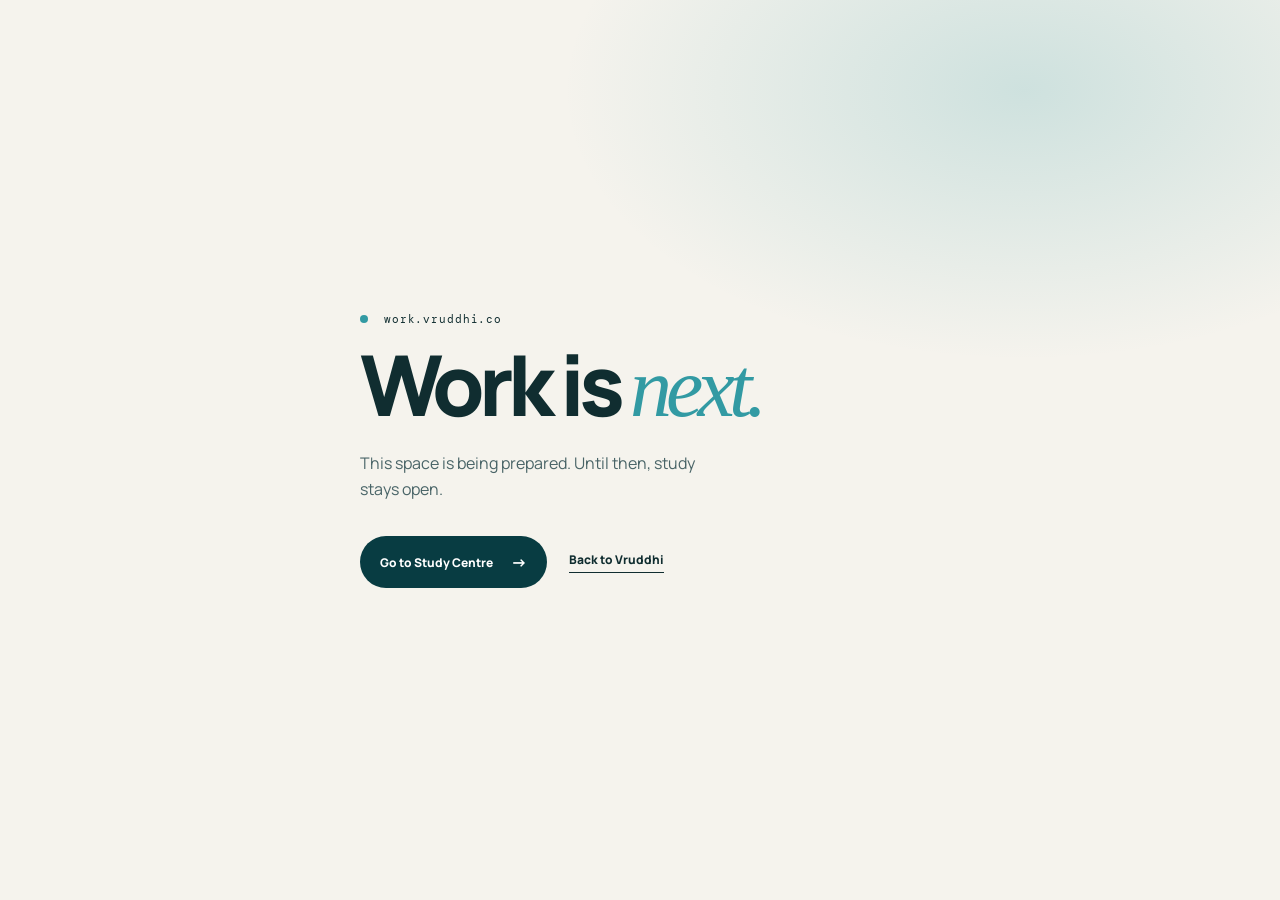
<file: sites/work/index.html>
<!doctype html>
<html lang="en">
  <head>
    <meta charset="UTF-8" />
    <meta name="viewport" content="width=device-width, initial-scale=1.0" />
    <meta name="description" content="Vruddhi Work — coming soon." />
    <title>Vruddhi Work</title>
    <link rel="preconnect" href="https://fonts.googleapis.com" />
    <link rel="preconnect" href="https://fonts.gstatic.com" crossorigin />
    <link href="https://fonts.googleapis.com/css2?family=DM+Mono:wght@400;500&family=Manrope:wght@400;500;600;700;800&display=swap" rel="stylesheet" />
    <link rel="stylesheet" href="styles.css" />
  </head>
  <body>
    <main>
      <p class="eyebrow"><span></span> work.vruddhi.co</p>
      <h1>Work is <em>next.</em></h1>
      <p class="copy">This space is being prepared. Until then, study stays open.</p>
      <div class="actions">
        <a class="button" href="https://study.vruddhi.co">Go to Study Centre <span>→</span></a>
        <a class="text-link" href="https://vruddhi.co">Back to Vruddhi</a>
      </div>
    </main>
  </body>
</html>
</file>
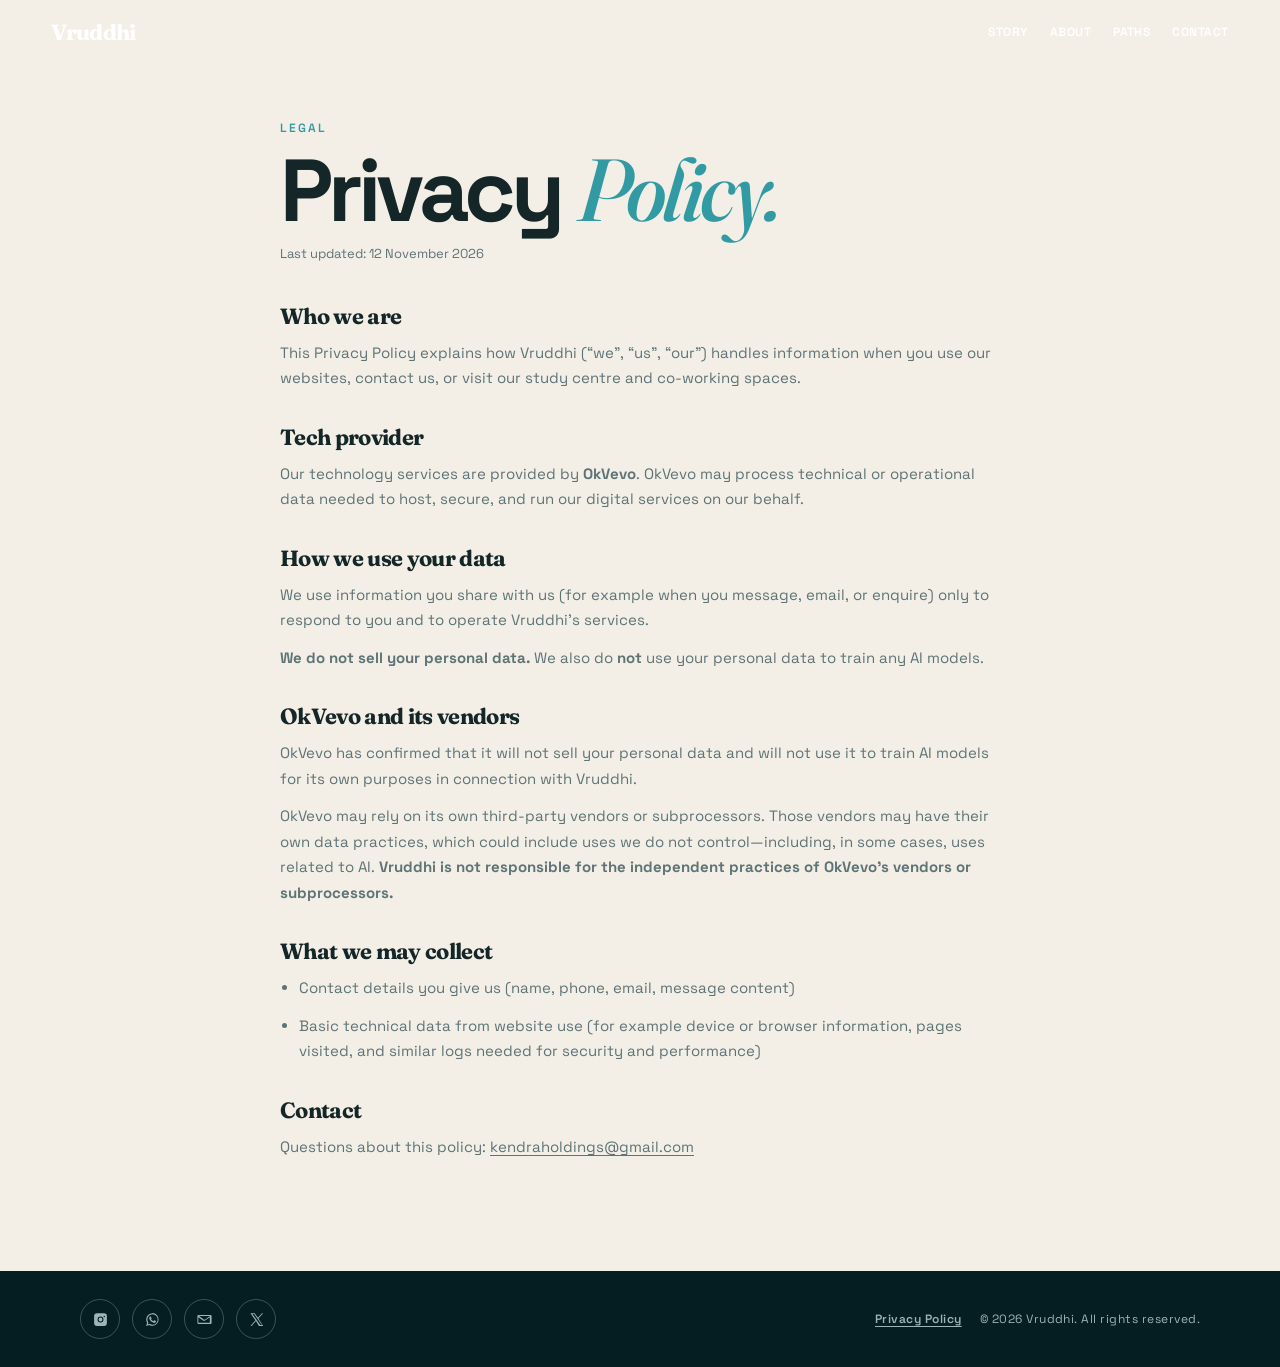
<file: sites/apex/privacy.html>
<!doctype html>
<html lang="en">
  <head>
    <meta charset="UTF-8" />
    <meta name="viewport" content="width=device-width, initial-scale=1.0" />
    <meta name="description" content="Privacy Policy for Vruddhi — how we handle your information." />
    <title>Privacy Policy · Vruddhi</title>
    <link rel="preconnect" href="https://fonts.googleapis.com" />
    <link rel="preconnect" href="https://fonts.gstatic.com" crossorigin />
    <link href="https://fonts.googleapis.com/css2?family=Fraunces:ital,opsz,wght@0,9..144,500;0,9..144,700;1,9..144,500;1,9..144,700&family=Space+Grotesk:wght@400;500;600;700&display=swap" rel="stylesheet" />
    <link rel="stylesheet" href="styles.css" />
  </head>
  <body class="legal-page">
    <header class="site-header is-solid" data-header>
      <a class="wordmark" href="index.html">Vruddhi</a>
      <nav aria-label="Main">
        <a href="index.html#story">Story</a>
        <a href="index.html#about">About</a>
        <a href="index.html#enter">Paths</a>
        <a href="index.html#contact">Contact</a>
      </nav>
    </header>

    <main class="legal">
      <p class="chapter">Legal</p>
      <h1 class="mix-title">
        <span class="brand-word">Privacy</span>
        <em class="accent-word">Policy.</em>
      </h1>
      <p class="legal-updated">Last updated: 12 November 2026</p>

      <div class="legal-body">
        <section>
          <h2>Who we are</h2>
          <p>
            This Privacy Policy explains how Vruddhi (“we”, “us”, “our”) handles information when you use our websites, contact us, or visit our study centre and co-working spaces.
          </p>
        </section>

        <section>
          <h2>Tech provider</h2>
          <p>
            Our technology services are provided by <strong>OkVevo</strong>. OkVevo may process technical or operational data needed to host, secure, and run our digital services on our behalf.
          </p>
        </section>

        <section>
          <h2>How we use your data</h2>
          <p>
            We use information you share with us (for example when you message, email, or enquire) only to respond to you and to operate Vruddhi’s services.
          </p>
          <p>
            <strong>We do not sell your personal data.</strong> We also do <strong>not</strong> use your personal data to train any AI models.
          </p>
        </section>

        <section>
          <h2>OkVevo and its vendors</h2>
          <p>
            OkVevo has confirmed that it will not sell your personal data and will not use it to train AI models for its own purposes in connection with Vruddhi.
          </p>
          <p>
            OkVevo may rely on its own third-party vendors or subprocessors. Those vendors may have their own data practices, which could include uses we do not control—including, in some cases, uses related to AI. <strong>Vruddhi is not responsible for the independent practices of OkVevo’s vendors or subprocessors.</strong>
          </p>
        </section>

        <section>
          <h2>What we may collect</h2>
          <ul>
            <li>Contact details you give us (name, phone, email, message content)</li>
            <li>Basic technical data from website use (for example device or browser information, pages visited, and similar logs needed for security and performance)</li>
          </ul>
        </section>

        <section>
          <h2>Contact</h2>
          <p>
            Questions about this policy:
            <a data-email-href data-email></a>
          </p>
        </section>
      </div>
    </main>

    <footer>
      <nav class="social" aria-label="Social">
        <a href="https://www.instagram.com/_vruddhi.studycentre_/" target="_blank" rel="noopener noreferrer" aria-label="Instagram">
          <svg viewBox="0 0 24 24" aria-hidden="true"><path d="M7 3h10a4 4 0 0 1 4 4v10a4 4 0 0 1-4 4H7a4 4 0 0 1-4-4V7a4 4 0 0 1 4-4zm5 4.8A4.2 4.2 0 1 0 16.2 12 4.2 4.2 0 0 0 12 7.8zm0 6.9A2.7 2.7 0 1 1 14.7 12 2.7 2.7 0 0 1 12 14.7zm5.35-7.95a1 1 0 1 0 1 1 1 1 0 0 0-1-1z"/></svg>
        </a>
        <a data-whatsapp-href aria-label="WhatsApp">
          <svg viewBox="0 0 24 24" aria-hidden="true"><path d="M12.04 3A8.96 8.96 0 0 0 3.1 11.94a8.9 8.9 0 0 0 1.3 4.66L3 21l4.54-1.36a9 9 0 0 0 4.5 1.2h0a8.96 8.96 0 0 0 0-17.9zm0 1.64a7.32 7.32 0 0 1 0 14.64h0a7.4 7.4 0 0 1-3.76-1.04l-.27-.16-2.7.81.82-2.63-.18-.28a7.3 7.3 0 0 1-1.12-3.9 7.32 7.32 0 0 1 7.21-7.44zm4.2 9.3c-.23-.12-1.36-.67-1.57-.75s-.36-.12-.52.12-.6.75-.73.9-.27.17-.5.06a6 6 0 0 1-1.76-1.08 6.6 6.6 0 0 1-1.22-1.52c-.13-.23 0-.35.1-.46s.23-.27.34-.4.15-.23.23-.38.04-.29-.02-.4-.52-1.25-.71-1.71c-.19-.45-.38-.39-.52-.4h-.45a.86.86 0 0 0-.62.29 2.6 2.6 0 0 0-.81 1.93 4.5 4.5 0 0 0 .94 2.4 10.3 10.3 0 0 0 3.94 3.5 13.4 13.4 0 0 0 1.32.49 3.2 3.2 0 0 0 1.46.09 2.4 2.4 0 0 0 1.58-1.11 2 2 0 0 0 .14-1.11c-.06-.1-.21-.16-.44-.28z"/></svg>
        </a>
        <a data-email-href aria-label="Email">
          <svg viewBox="0 0 24 24" aria-hidden="true"><path d="M3.5 5.5h17a1.5 1.5 0 0 1 1.5 1.5v10a1.5 1.5 0 0 1-1.5 1.5h-17A1.5 1.5 0 0 1 2 17V7a1.5 1.5 0 0 1 1.5-1.5zm.7 1.6 7.3 5.1a.9.9 0 0 0 1 0l7.3-5.1H4.2zm15.3 1.7-6.7 4.7a2.4 2.4 0 0 1-2.8 0L3.3 8.8V16.5h16.2z"/></svg>
        </a>
        <a href="https://x.com/vruddhi" target="_blank" rel="noopener noreferrer" aria-label="X">
          <svg viewBox="0 0 24 24" aria-hidden="true"><path d="M14.7 10.5 21.4 3h-1.6l-5.8 6.5L9.4 3H3.5l7 9.9L3.5 21h1.6l6.1-6.9L15.5 21h5.9l-6.7-10.5zm-2.2 2.4-.7-1-5.6-7.8h2.4l4.5 6.4.7 1 5.9 8.2h-2.4l-4.8-6.8z"/></svg>
        </a>
      </nav>
      <div class="footer-meta">
        <a class="footer-legal" href="privacy.html">Privacy Policy</a>
        <p>© <span id="year"></span> Vruddhi. All rights reserved.</p>
      </div>
    </footer>

    <script src="script.js"></script>
  </body>
</html>
</file>
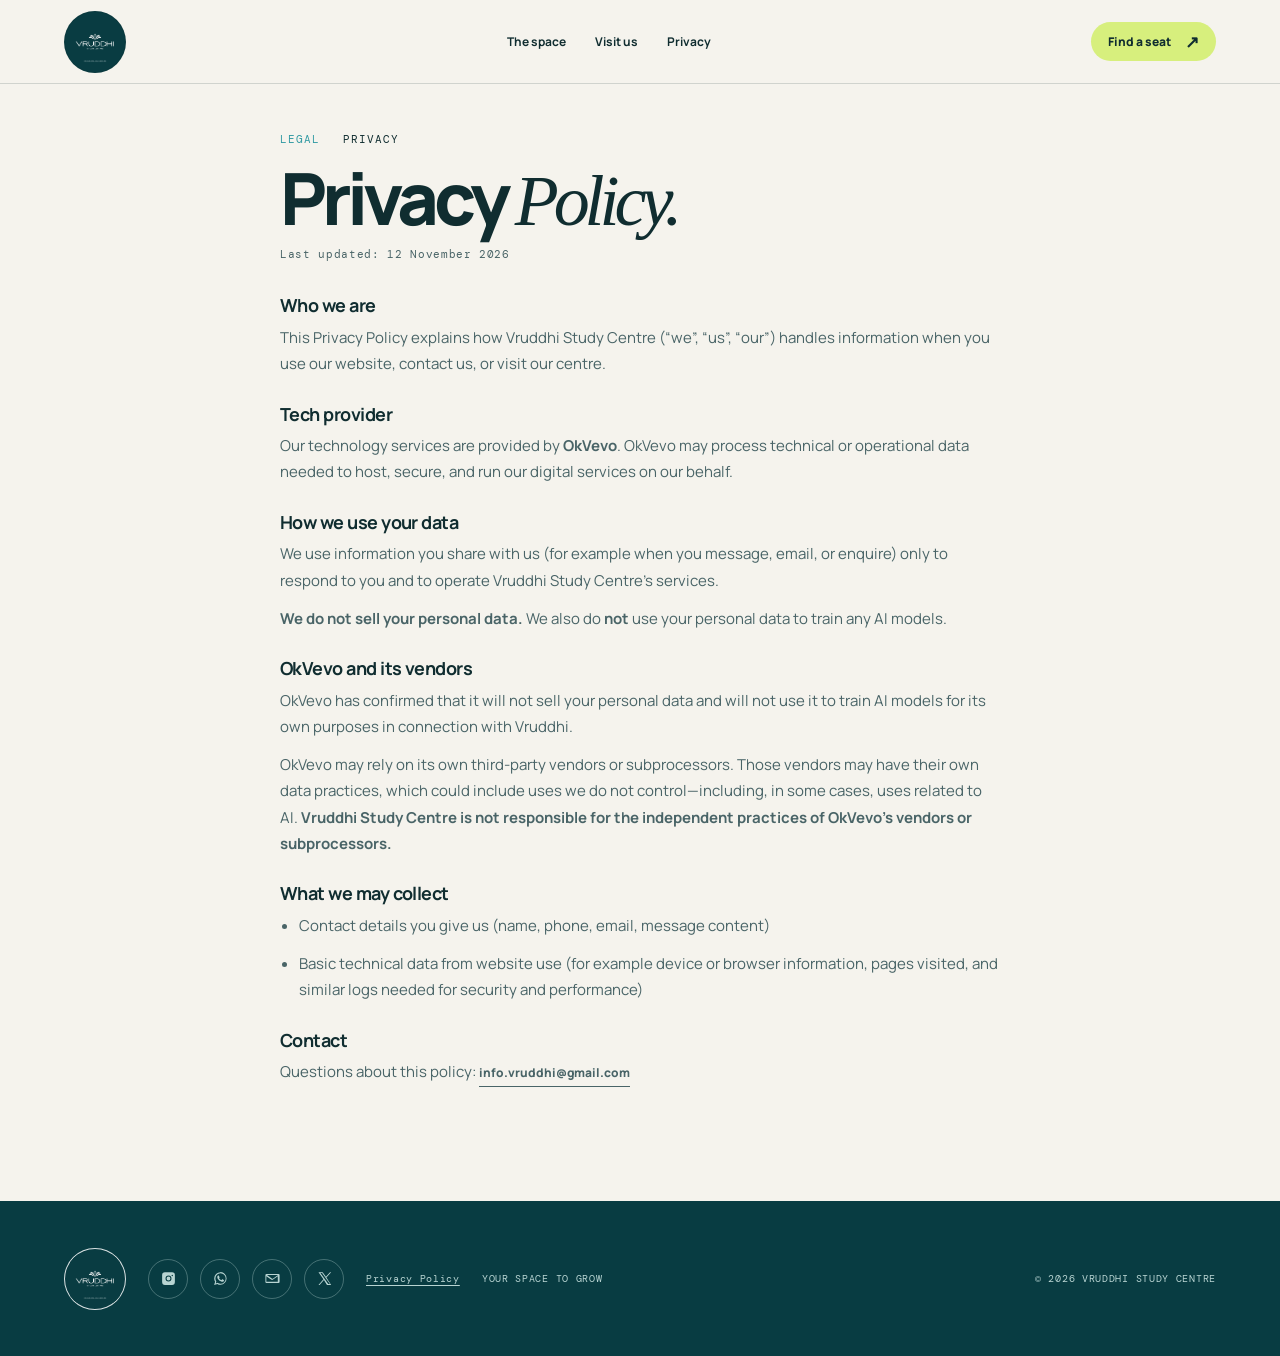
<file: sites/study/privacy.html>
<!doctype html>
<html lang="en">
  <head>
    <meta charset="UTF-8" />
    <meta name="viewport" content="width=device-width, initial-scale=1.0" />
    <meta name="description" content="Privacy Policy for Vruddhi Study Centre — how we handle your information." />
    <title>Privacy Policy | Vruddhi Study Centre</title>
    <link rel="preconnect" href="https://fonts.googleapis.com" />
    <link rel="preconnect" href="https://fonts.gstatic.com" crossorigin />
    <link href="https://fonts.googleapis.com/css2?family=DM+Mono:wght@400;500&family=Manrope:wght@400;500;600;700;800&display=swap" rel="stylesheet" />
    <link rel="stylesheet" href="styles.css?v=3" />
  </head>
  <body class="legal-page">
    <header class="site-header legal-header">
      <a class="brand logo-frame" href="index.html" aria-label="Vruddhi Study Centre home">
        <img src="assets/vruddhi-logo.png" alt="Vruddhi Study Centre" />
      </a>
      <nav aria-label="Main navigation">
        <a href="index.html#space">The space</a>
        <a href="index.html#visit">Visit us</a>
        <a href="privacy.html" aria-current="page">Privacy</a>
      </nav>
      <a class="button button-small" data-phone-href>Find a seat <span>↗</span></a>
    </header>

    <main class="legal">
      <div class="section-label"><span>LEGAL</span> PRIVACY</div>
      <h1>Privacy <em>Policy.</em></h1>
      <p class="legal-updated">Last updated: 12 November 2026</p>

      <div class="legal-body">
        <section>
          <h2>Who we are</h2>
          <p>
            This Privacy Policy explains how Vruddhi Study Centre (“we”, “us”, “our”) handles information when you use our website, contact us, or visit our centre.
          </p>
        </section>

        <section>
          <h2>Tech provider</h2>
          <p>
            Our technology services are provided by <strong>OkVevo</strong>. OkVevo may process technical or operational data needed to host, secure, and run our digital services on our behalf.
          </p>
        </section>

        <section>
          <h2>How we use your data</h2>
          <p>
            We use information you share with us (for example when you message, email, or enquire) only to respond to you and to operate Vruddhi Study Centre’s services.
          </p>
          <p>
            <strong>We do not sell your personal data.</strong> We also do <strong>not</strong> use your personal data to train any AI models.
          </p>
        </section>

        <section>
          <h2>OkVevo and its vendors</h2>
          <p>
            OkVevo has confirmed that it will not sell your personal data and will not use it to train AI models for its own purposes in connection with Vruddhi.
          </p>
          <p>
            OkVevo may rely on its own third-party vendors or subprocessors. Those vendors may have their own data practices, which could include uses we do not control—including, in some cases, uses related to AI. <strong>Vruddhi Study Centre is not responsible for the independent practices of OkVevo’s vendors or subprocessors.</strong>
          </p>
        </section>

        <section>
          <h2>What we may collect</h2>
          <ul>
            <li>Contact details you give us (name, phone, email, message content)</li>
            <li>Basic technical data from website use (for example device or browser information, pages visited, and similar logs needed for security and performance)</li>
          </ul>
        </section>

        <section>
          <h2>Contact</h2>
          <p>
            Questions about this policy:
            <a class="text-link" data-email-href data-email></a>
          </p>
        </section>
      </div>
    </main>

    <footer>
      <span class="logo-frame"><img src="assets/vruddhi-logo.png" alt="Vruddhi Study Centre" /></span>
      <nav class="social" aria-label="Social">
        <a href="https://www.instagram.com/_vruddhi.studycentre_/" target="_blank" rel="noopener noreferrer" aria-label="Instagram">
          <svg viewBox="0 0 24 24" aria-hidden="true"><path d="M7 3h10a4 4 0 0 1 4 4v10a4 4 0 0 1-4 4H7a4 4 0 0 1-4-4V7a4 4 0 0 1 4-4zm5 4.8A4.2 4.2 0 1 0 16.2 12 4.2 4.2 0 0 0 12 7.8zm0 6.9A2.7 2.7 0 1 1 14.7 12 2.7 2.7 0 0 1 12 14.7zm5.35-7.95a1 1 0 1 0 1 1 1 1 0 0 0-1-1z"/></svg>
        </a>
        <a data-whatsapp-href aria-label="WhatsApp">
          <svg viewBox="0 0 24 24" aria-hidden="true"><path d="M12.04 3A8.96 8.96 0 0 0 3.1 11.94a8.9 8.9 0 0 0 1.3 4.66L3 21l4.54-1.36a9 9 0 0 0 4.5 1.2h0a8.96 8.96 0 0 0 0-17.9zm0 1.64a7.32 7.32 0 0 1 0 14.64h0a7.4 7.4 0 0 1-3.76-1.04l-.27-.16-2.7.81.82-2.63-.18-.28a7.3 7.3 0 0 1-1.12-3.9 7.32 7.32 0 0 1 7.21-7.44zm4.2 9.3c-.23-.12-1.36-.67-1.57-.75s-.36-.12-.52.12-.6.75-.73.9-.27.17-.5.06a6 6 0 0 1-1.76-1.08 6.6 6.6 0 0 1-1.22-1.52c-.13-.23 0-.35.1-.46s.23-.27.34-.4.15-.23.23-.38.04-.29-.02-.4-.52-1.25-.71-1.71c-.19-.45-.38-.39-.52-.4h-.45a.86.86 0 0 0-.62.29 2.6 2.6 0 0 0-.81 1.93 4.5 4.5 0 0 0 .94 2.4 10.3 10.3 0 0 0 3.94 3.5 13.4 13.4 0 0 0 1.32.49 3.2 3.2 0 0 0 1.46.09 2.4 2.4 0 0 0 1.58-1.11 2 2 0 0 0 .14-1.11c-.06-.1-.21-.16-.44-.28z"/></svg>
        </a>
        <a data-email-href aria-label="Email">
          <svg viewBox="0 0 24 24" aria-hidden="true"><path d="M3.5 5.5h17a1.5 1.5 0 0 1 1.5 1.5v10a1.5 1.5 0 0 1-1.5 1.5h-17A1.5 1.5 0 0 1 2 17V7a1.5 1.5 0 0 1 1.5-1.5zm.7 1.6 7.3 5.1a.9.9 0 0 0 1 0l7.3-5.1H4.2zm15.3 1.7-6.7 4.7a2.4 2.4 0 0 1-2.8 0L3.3 8.8V16.5h16.2z"/></svg>
        </a>
        <a href="https://x.com/vruddhi" target="_blank" rel="noopener noreferrer" aria-label="X">
          <svg viewBox="0 0 24 24" aria-hidden="true"><path d="M14.7 10.5 21.4 3h-1.6l-5.8 6.5L9.4 3H3.5l7 9.9L3.5 21h1.6l6.1-6.9L15.5 21h5.9l-6.7-10.5zm-2.2 2.4-.7-1-5.6-7.8h2.4l4.5 6.4.7 1 5.9 8.2h-2.4l-4.8-6.8z"/></svg>
        </a>
      </nav>
      <a class="footer-legal" href="privacy.html">Privacy Policy</a>
      <p>YOUR SPACE TO GROW</p>
      <p>© <span id="year"></span> VRUDDHI STUDY CENTRE</p>
    </footer>
    <script src="script.js"></script>
  </body>
</html>
</file>
<file: sites/apex/styles.css>
:root {
  --teal: #329aa3;
  --deep: #083c42;
  --ink: #142628;
  --paper: #f3efe6;
  --lime: #d7ef7d;
  --sand: #e7e1d4;
  --mute: #5d7376;
  --display: "Fraunces", Georgia, serif;
  --sans: "Space Grotesk", sans-serif;
  --ease: cubic-bezier(0.32, 0.72, 0, 1);
}

* { box-sizing: border-box; }

html { scroll-behavior: smooth; }

body {
  margin: 0;
  color: var(--ink);
  background: var(--paper);
  font-family: var(--sans);
  overflow-x: hidden;
}

a { color: inherit; text-decoration: none; }

.scroll-progress {
  position: fixed;
  top: 0;
  left: 0;
  z-index: 60;
  width: 100%;
  height: 3px;
  background: transparent;
}

.scroll-progress i {
  display: block;
  height: 100%;
  width: 0%;
  background: linear-gradient(90deg, var(--teal), var(--lime));
}

.site-header {
  position: fixed;
  inset: 0 0 auto;
  z-index: 40;
  display: flex;
  align-items: center;
  justify-content: space-between;
  padding: 18px clamp(18px, 4vw, 56px);
  mix-blend-mode: difference;
  color: #fff;
  transition: background 0.35s var(--ease), color 0.35s var(--ease), mix-blend-mode 0.35s var(--ease);
}

.site-header.is-solid {
  mix-blend-mode: normal;
  background: rgba(243, 239, 230, 0.92);
  color: var(--ink);
  backdrop-filter: blur(12px);
  border-bottom: 1px solid rgba(20, 38, 40, 0.08);
}

.wordmark {
  font-family: var(--display);
  font-size: 22px;
  font-weight: 700;
  letter-spacing: -0.03em;
}

.site-header nav {
  display: flex;
  gap: 22px;
}

.site-header nav a {
  font-size: 12px;
  font-weight: 600;
  letter-spacing: 0.04em;
  text-transform: uppercase;
}

/* —— Hero: opaque + map split —— */
.hero {
  position: relative;
  min-height: 100dvh;
  display: grid;
  align-items: center;
  padding: clamp(100px, 12vh, 140px) clamp(18px, 4vw, 48px) clamp(48px, 6vh, 72px);
  color: #f7f4ec;
  overflow: hidden;
  background:
    radial-gradient(ellipse 50% 40% at 85% 20%, rgba(50, 154, 163, 0.28), transparent 60%),
    radial-gradient(ellipse 40% 35% at 10% 90%, rgba(215, 239, 125, 0.08), transparent 55%),
    var(--deep);
}

.hero-shell {
  width: min(1180px, 100%);
  margin: 0 auto;
  display: grid;
  grid-template-columns: minmax(0, 34rem) minmax(0, 1fr);
  gap: clamp(24px, 3.5vw, 48px);
  align-items: center;
}

.hero-copy {
  position: relative;
  z-index: 1;
  width: 100%;
  max-width: 34rem;
}

.map-card {
  position: relative;
  display: block;
  overflow: hidden;
  border-radius: 28px;
  aspect-ratio: 16 / 10;
  background: #0a454d;
  box-shadow: 0 24px 48px rgba(0, 0, 0, 0.28);
  transition: transform 0.45s var(--ease), box-shadow 0.45s var(--ease);
}

.map-card:hover {
  transform: translateY(-4px);
  box-shadow: 0 28px 56px rgba(0, 0, 0, 0.34);
}

.map-card img {
  width: 100%;
  height: 100%;
  object-fit: cover;
  object-position: center;
  display: block;
}

.map-chip {
  position: absolute;
  left: 16px;
  bottom: 16px;
  display: inline-flex;
  align-items: center;
  gap: 8px;
  padding: 10px 14px;
  border-radius: 999px;
  background: rgba(8, 60, 66, 0.78);
  backdrop-filter: blur(10px);
  color: #f7f4ec;
  font-size: 12px;
  font-weight: 700;
  letter-spacing: 0.04em;
}

.map-chip b {
  color: var(--lime);
  font-size: 14px;
}

.map-card:hover .map-chip {
  background: rgba(8, 60, 66, 0.92);
}

.kicker,
.chapter {
  margin: 0 0 18px;
  font-size: 12px;
  font-weight: 600;
  letter-spacing: 0.16em;
  text-transform: uppercase;
  color: var(--lime);
}

.chapter { color: var(--teal); }

.hero-title {
  margin: 0;
  font-family: var(--sans);
  font-weight: 700;
  font-size: clamp(48px, 9.5vw, 118px);
  line-height: 0.92;
  letter-spacing: -0.06em;
  text-wrap: balance;
}

.hero-title .line {
  display: block;
  overflow: hidden;
}

.hero-title .line > span {
  display: block;
  transform: translateY(110%);
  transition: transform 1s var(--ease);
}

.hero-title .line.is-in > span { transform: none; }

.hero-title .soft {
  font-family: var(--display);
  font-weight: 500;
  font-style: italic;
  letter-spacing: -0.04em;
  color: rgba(247, 244, 236, 0.82);
}

.hero-lede {
  margin: 28px 0 0;
  max-width: 36ch;
  font-size: clamp(16px, 2vw, 19px);
  line-height: 1.55;
  color: rgba(247, 244, 236, 0.82);
  text-wrap: pretty;
}

.hero-cta {
  display: flex;
  flex-wrap: wrap;
  gap: 22px;
  align-items: center;
  margin-top: 36px;
}

.btn-island {
  display: inline-flex;
  align-items: center;
  gap: 14px;
  padding: 10px 10px 10px 22px;
  border-radius: 999px;
  background: var(--lime);
  color: var(--deep);
  font-size: 14px;
  font-weight: 600;
  transition: transform 0.35s var(--ease), background 0.35s var(--ease);
}

.btn-island i {
  display: grid;
  place-items: center;
  width: 36px;
  height: 36px;
  border-radius: 50%;
  background: rgba(8, 60, 66, 0.12);
  transition: transform 0.35s var(--ease);
}

.btn-island:hover {
  transform: translateY(-2px);
  background: #fff;
}

.btn-island:hover i {
  transform: translateX(3px);
}

.btn-island:active {
  transform: scale(0.98);
}

.btn-island.dark {
  background: var(--deep);
  color: #f7f4ec;
}

.btn-island.dark i {
  background: rgba(215, 239, 125, 0.18);
  color: var(--lime);
}

.btn-island.dark:hover {
  background: var(--teal);
}

.link-quiet {
  font-size: 13px;
  color: rgba(247, 244, 236, 0.7);
  border-bottom: 1px solid rgba(247, 244, 236, 0.35);
  padding-bottom: 3px;
}

.link-arrow {
  display: inline-flex;
  align-items: center;
  gap: 10px;
  font-size: 14px;
  font-weight: 600;
  border-bottom: 1px solid currentColor;
  padding-bottom: 4px;
}

.link-arrow::after {
  content: "→";
  transition: transform 0.25s var(--ease);
}

.link-arrow:hover::after { transform: translateX(5px); }

.link-arrow.on-dark {
  color: #f7f4ec;
  margin-top: 28px;
}

.strip {
  overflow: hidden;
  background: var(--lime);
  color: var(--deep);
}

.strip-track {
  display: flex;
  align-items: center;
  gap: 28px;
  width: max-content;
  padding: 16px 0;
  font-family: var(--display);
  font-size: clamp(22px, 3vw, 34px);
  font-style: italic;
  white-space: nowrap;
  will-change: transform;
}

.strip-track i {
  width: 8px;
  height: 8px;
  border-radius: 50%;
  background: var(--deep);
  opacity: 0.45;
}

.section {
  padding: clamp(72px, 8vw, 110px) max(20px, calc((100% - 1120px) / 2));
  width: 100%;
  margin: 0;
  box-sizing: border-box;
}

.mix-title {
  margin: 0;
  max-width: 14ch;
  font-family: var(--sans);
  font-size: clamp(42px, 7vw, 88px);
  line-height: 0.95;
  letter-spacing: -0.055em;
  font-weight: 700;
  text-wrap: balance;
}

.brand-word { display: inline; }

.accent-word {
  display: inline;
  font-family: var(--display);
  font-style: italic;
  font-weight: 500;
  letter-spacing: -0.04em;
  color: var(--teal);
}

.display {
  margin: 0;
  font-family: var(--display);
  font-size: clamp(32px, 4.8vw, 64px);
  font-weight: 500;
  line-height: 1.12;
  letter-spacing: -0.035em;
  max-width: 16ch;
  text-wrap: balance;
}

.display em {
  font-style: italic;
  color: var(--teal);
}

.story {
  display: grid;
  grid-template-columns: 1.05fr 0.95fr;
  gap: clamp(32px, 6vw, 80px);
  align-items: start;
}

.story-sticky { position: sticky; top: 120px; }

.story-rail { display: grid; gap: 18px; }

.story-card {
  padding: 28px 26px;
  background: #fff;
  border-left: 3px solid var(--teal);
}

.story-card h3 {
  margin: 0 0 10px;
  font-size: 18px;
  letter-spacing: -0.03em;
}

.story-card p {
  margin: 0;
  color: var(--mute);
  font-size: 15px;
  line-height: 1.7;
  max-width: 42ch;
}

.about { background: var(--sand); max-width: none; }

.about-columns {
  display: grid;
  grid-template-columns: 1fr 1fr;
  gap: 28px;
  margin-top: 36px;
  max-width: 920px;
}

.about-columns p {
  margin: 0;
  font-size: 17px;
  line-height: 1.7;
  color: var(--mute);
  max-width: 42ch;
}

.stat-row {
  display: grid;
  grid-template-columns: repeat(3, 1fr);
  gap: 18px;
  margin-top: 56px;
  border-top: 1px solid rgba(20, 38, 40, 0.14);
  padding-top: 28px;
  max-width: 980px;
}

.stat-row strong {
  display: block;
  font-family: var(--display);
  font-size: clamp(40px, 6vw, 72px);
  line-height: 1;
  letter-spacing: -0.05em;
  color: var(--deep);
  font-variant-numeric: tabular-nums;
}

.stat-row span {
  display: block;
  margin-top: 8px;
  font-size: 13px;
  color: var(--mute);
  text-transform: uppercase;
  letter-spacing: 0.08em;
}

.beliefs {
  background: var(--paper);
  color: var(--ink);
  max-width: none;
}

.beliefs .chapter,
.beliefs .accent-word { color: var(--teal); }

.beliefs-head { margin-bottom: 48px; }

.belief-list {
  list-style: none;
  margin: 0;
  padding: 0;
  max-width: 980px;
}

.belief-list li {
  display: grid;
  grid-template-columns: 72px 1fr;
  gap: 18px;
  padding: 28px 0;
  border-top: 1px solid rgba(20, 38, 40, 0.12);
}

.belief-list li > span {
  font-family: var(--display);
  font-style: italic;
  font-size: 28px;
  color: var(--teal);
}

.belief-list h3 {
  margin: 0 0 8px;
  font-size: 22px;
  letter-spacing: -0.03em;
}

.belief-list p {
  margin: 0;
  max-width: 48ch;
  color: var(--mute);
  line-height: 1.7;
}

.house { background: var(--paper); max-width: none; padding: 0; }

.house-intro.section {
  padding-bottom: clamp(28px, 4vw, 40px);
}

.house-lede {
  margin: 24px 0 0;
  max-width: 42ch;
  font-size: 17px;
  line-height: 1.7;
  color: var(--mute);
}

.pin-pair {
  display: grid;
  grid-template-columns: 1fr 1fr;
  min-height: 70vh;
  border-top: 1px solid rgba(8, 60, 66, 0.08);
}

.pin-panel {
  padding: clamp(40px, 6vw, 72px);
  color: #f7f4ec;
  display: flex;
  flex-direction: column;
  justify-content: center;
}

.study-panel {
  background:
    linear-gradient(160deg, rgba(8, 60, 66, 0.25), rgba(8, 60, 66, 0.55)),
    linear-gradient(145deg, #1d6f78, #083c42 70%);
}

.work-panel {
  background:
    linear-gradient(160deg, rgba(215, 239, 125, 0.08), transparent 45%),
    linear-gradient(155deg, #0a3a32, #083c42 65%, #0d4f4a);
}

.pin-panel h3 {
  margin: 0 0 14px;
  font-family: var(--display);
  font-size: clamp(36px, 5vw, 56px);
  font-weight: 500;
  letter-spacing: -0.04em;
}

.panel-lead {
  margin: 0 0 24px;
  max-width: 32ch;
  font-size: 16px;
  line-height: 1.65;
  color: rgba(247, 244, 236, 0.78);
}

.pin-panel ul {
  margin: 0;
  padding: 0;
  list-style: none;
}

.pin-panel li {
  padding: 12px 0;
  border-top: 1px solid rgba(247, 244, 236, 0.16);
  font-size: 14px;
  color: rgba(247, 244, 236, 0.86);
}

/* —— Mid CTA —— */
.enter {
  background: var(--deep);
  color: #f7f4ec;
  max-width: none;
}

.enter .chapter,
.enter .accent-word { color: var(--lime); }

.enter-grid {
  display: grid;
  grid-template-columns: 1fr 1fr;
  gap: 18px;
  margin-top: 42px;
  max-width: 920px;
}

.enter-door {
  display: flex;
  flex-direction: column;
  gap: 14px;
  min-height: 220px;
  padding: 28px;
  border: 1px solid rgba(247, 244, 236, 0.2);
  background: rgba(247, 244, 236, 0.04);
  transition: transform 0.45s var(--ease), background 0.45s var(--ease), border-color 0.45s var(--ease);
}

.enter-door:hover {
  transform: translateY(-6px);
  background: rgba(50, 154, 163, 0.28);
  border-color: rgba(215, 239, 125, 0.55);
}

.enter-door.alt { background: rgba(215, 239, 125, 0.08); }

.door-label {
  font-family: var(--display);
  font-size: clamp(28px, 4vw, 40px);
  font-weight: 500;
  letter-spacing: -0.03em;
}

.door-copy {
  color: rgba(247, 244, 236, 0.7);
  line-height: 1.55;
  max-width: 28ch;
  font-size: 14px;
}

.door-go {
  margin-top: auto;
  display: inline-flex;
  align-items: center;
  gap: 8px;
  font-size: 13px;
  font-weight: 600;
  letter-spacing: 0.06em;
  text-transform: uppercase;
  color: var(--lime);
}

.door-go i {
  display: inline-grid;
  place-items: center;
  width: 28px;
  height: 28px;
  border-radius: 50%;
  background: rgba(215, 239, 125, 0.15);
  transition: transform 0.35s var(--ease);
}

.enter-door:hover .door-go i {
  transform: translateX(3px);
}

.contact-band {
  margin-top: 48px;
  padding-top: 28px;
  border-top: 1px solid rgba(247, 244, 236, 0.16);
  max-width: 920px;
}

.contact-links {
  display: flex;
  flex-wrap: wrap;
  gap: 18px 28px;
  align-items: center;
}

.contact-email {
  font-size: clamp(16px, 2vw, 20px);
  font-weight: 600;
  letter-spacing: -0.02em;
  border-bottom: 1px solid rgba(215, 239, 125, 0.45);
  padding-bottom: 4px;
  transition: color 0.3s var(--ease), border-color 0.3s var(--ease);
}

.contact-email:hover {
  color: var(--lime);
  border-color: var(--lime);
}

/* —— Audience collage / bento —— */
.audience {
  background: var(--sand);
  max-width: none;
  overflow: hidden;
}

.audience-head {
  margin-bottom: 40px;
}

.audience-lede {
  margin: 22px 0 0;
  max-width: 46ch;
  font-size: 17px;
  line-height: 1.7;
  color: var(--mute);
}

.audience-bento {
  display: grid;
  grid-template-columns: 1.15fr 1fr;
  grid-template-rows: 240px 240px 200px;
  gap: 14px;
  width: 100%;
}

.ab-tile {
  position: relative;
  overflow: hidden;
  margin: 0;
  color: #f7f4ec;
  background: var(--deep);
  min-height: 0;
}

.ab-tile img {
  position: absolute;
  inset: 0;
  width: 100%;
  height: 100%;
  object-fit: cover;
  display: block;
  transform: scale(1.04);
  transition: transform 0.9s var(--ease);
  filter: brightness(0.72);
}

.ab-tile:hover img {
  transform: scale(1.1);
  filter: brightness(0.62);
}

.ab-copy {
  position: relative;
  z-index: 1;
  height: 100%;
  display: flex;
  flex-direction: column;
  justify-content: flex-end;
  padding: clamp(18px, 2.4vw, 28px);
  background: linear-gradient(180deg, transparent 15%, rgba(4, 30, 34, 0.9) 100%);
}

.ab-copy span {
  font-family: var(--display);
  font-style: italic;
  font-size: 22px;
  color: var(--lime);
  margin-bottom: 6px;
}

.ab-copy h3 {
  margin: 0 0 8px;
  font-family: var(--display);
  font-size: clamp(22px, 2.6vw, 32px);
  font-weight: 500;
  letter-spacing: -0.03em;
}

.ab-copy p {
  margin: 0;
  max-width: 38ch;
  font-size: 13px;
  line-height: 1.6;
  color: rgba(247, 244, 236, 0.78);
}

.ab-a {
  grid-column: 1;
  grid-row: 1 / 3;
}

.ab-b {
  grid-column: 2;
  grid-row: 1;
}

.ab-c {
  grid-column: 2;
  grid-row: 2;
}

.ab-d {
  grid-column: 1 / 3;
  grid-row: 3;
}

.day {
  background: #fff;
  max-width: none;
}

.timeline {
  display: grid;
  grid-template-columns: repeat(3, 1fr);
  gap: 0;
  margin-top: 48px;
  border-top: 1px solid rgba(20, 38, 40, 0.12);
  max-width: 1100px;
}

.time-item {
  padding: 28px 24px 0 0;
  border-right: 1px solid rgba(20, 38, 40, 0.12);
}

.time-item:last-child {
  border-right: 0;
  padding-right: 0;
}

.time-item > span {
  display: block;
  margin-bottom: 18px;
  font-size: 12px;
  letter-spacing: 0.14em;
  text-transform: uppercase;
  color: var(--teal);
}

.time-item h3 {
  margin: 0 0 10px;
  font-family: var(--display);
  font-size: 28px;
  font-weight: 500;
  letter-spacing: -0.03em;
}

.time-item p {
  margin: 0;
  max-width: 28ch;
  color: var(--mute);
  line-height: 1.65;
  font-size: 14px;
}

/* —— Mosaic —— */
.gallery {
  background: var(--sand);
  max-width: none;
}

.gallery-head {
  display: flex;
  justify-content: space-between;
  gap: 32px;
  align-items: end;
  margin-bottom: 40px;
}

.gallery-note {
  margin: 0;
  max-width: 28ch;
  color: var(--mute);
  font-size: 14px;
  line-height: 1.65;
}

.carousel {
  width: 100%;
}

.carousel-viewport {
  overflow: hidden;
  background: var(--deep);
}

.carousel-track {
  display: flex;
  transition: transform 0.8s var(--ease);
  will-change: transform;
}

.slide {
  flex: 0 0 100%;
  margin: 0;
  display: grid;
  grid-template-columns: 1.4fr 0.9fr;
  min-height: 460px;
  color: #f7f4ec;
}

.slide-visual {
  position: relative;
  min-height: 460px;
  overflow: hidden;
  background: var(--deep);
}

.slide-visual img {
  width: 100%;
  height: 100%;
  object-fit: cover;
  display: block;
  transform: scale(1.06);
  animation: ken 18s var(--ease) infinite alternate;
}

.slide figcaption {
  display: flex;
  flex-direction: column;
  justify-content: center;
  padding: clamp(24px, 4vw, 48px);
}

.slide-index {
  margin: 0 0 18px;
  font-size: 12px;
  letter-spacing: 0.14em;
  text-transform: uppercase;
  color: var(--lime);
}

.slide h3 {
  margin: 0 0 12px;
  font-family: var(--display);
  font-size: clamp(28px, 3.4vw, 40px);
  font-weight: 500;
  letter-spacing: -0.03em;
}

.slide figcaption > p:last-child {
  margin: 0;
  max-width: 30ch;
  color: rgba(247, 244, 236, 0.72);
  line-height: 1.65;
}

.carousel-bar {
  display: grid;
  grid-template-columns: auto 1fr auto;
  gap: 16px;
  align-items: center;
  margin-top: 18px;
}

.carousel-bar button {
  border: 0;
  background: transparent;
  font: inherit;
  font-size: 13px;
  font-weight: 600;
  letter-spacing: 0.08em;
  text-transform: uppercase;
  cursor: pointer;
  color: var(--ink);
}

.carousel-progress {
  height: 2px;
  background: rgba(20, 38, 40, 0.15);
}

.carousel-progress i {
  display: block;
  height: 100%;
  width: 100%;
  background: var(--teal);
  transform: scaleX(0.25);
  transform-origin: left center;
  transition: transform 0.8s var(--ease);
}

.mix-title.compact {
  margin-top: 56px;
  font-size: clamp(34px, 5vw, 64px);
}

.offerings-bridge {
  margin-top: 8px;
}

.promise {
  background: var(--paper);
  max-width: none;
  padding-top: clamp(28px, 4vw, 48px);
  padding-bottom: clamp(28px, 4vw, 48px);
}

.promise-frame {
  border: 1px solid rgba(20, 38, 40, 0.14);
  padding: clamp(28px, 4vw, 44px) clamp(24px, 5vw, 64px);
  text-align: center;
  background:
    linear-gradient(180deg, rgba(50, 154, 163, 0.08), transparent 40%),
    #fff;
  max-width: none;
  width: 100%;
  margin: 0;
  box-sizing: border-box;
}

.promise-frame .chapter { color: var(--mute); }

.promise-frame blockquote {
  margin: 0 auto;
  max-width: 28ch;
  font-family: var(--display);
  font-size: clamp(30px, 4.6vw, 56px);
  font-weight: 500;
  line-height: 1.08;
  letter-spacing: -0.04em;
}

.promise-frame em {
  font-style: italic;
  color: var(--teal);
}

.promise-contact {
  display: flex;
  flex-wrap: wrap;
  gap: 16px 28px;
  justify-content: center;
  margin-top: 36px;
}

.promise-contact a {
  font-size: 15px;
  font-weight: 600;
  border-bottom: 1px solid rgba(20, 38, 40, 0.25);
  padding-bottom: 3px;
}

.promise-contact a:hover {
  color: var(--teal);
  border-color: var(--teal);
}

.visit {
  background: #fff;
}

.visit-shell {
  display: grid;
  grid-template-columns: 1fr 1fr;
  gap: clamp(24px, 4vw, 48px);
  align-items: center;
}

.visit-address {
  margin: 22px 0 28px;
  font-size: 16px;
  line-height: 1.7;
  color: var(--mute);
  max-width: 34ch;
}

.visit-actions {
  display: flex;
  flex-wrap: wrap;
  gap: 14px;
  align-items: center;
}

.visit-map {
  position: relative;
  display: block;
  overflow: hidden;
  background: var(--deep);
  aspect-ratio: 16 / 10;
  border-radius: 28px;
  transition: transform 0.45s var(--ease);
}

.visit-map:hover {
  transform: translateY(-3px);
}

.visit-map img {
  width: 100%;
  height: 100%;
  object-fit: cover;
  object-position: center;
  display: block;
}

.visit-map-cta {
  position: absolute;
  left: 16px;
  bottom: 14px;
  padding: 8px 12px;
  background: rgba(8, 60, 66, 0.82);
  color: var(--lime);
  font-size: 12px;
  font-weight: 700;
  letter-spacing: 0.06em;
  text-transform: uppercase;
}

.visit-map-cta b {
  margin-left: 4px;
}

footer {
  display: flex;
  align-items: center;
  justify-content: space-between;
  gap: 20px;
  flex-wrap: wrap;
  padding: 28px max(20px, calc((100% - 1120px) / 2));
  background: #041e22;
  color: #9db5b8;
}

.social {
  display: flex;
  align-items: center;
  gap: 12px;
}

.social a {
  display: grid;
  place-items: center;
  width: 40px;
  height: 40px;
  border: 1px solid rgba(157, 181, 184, 0.35);
  border-radius: 50%;
  color: #9db5b8;
  text-decoration: none;
  transition: color 0.2s, border-color 0.2s, background 0.2s;
}

.social a:hover {
  color: #d7ef7d;
  border-color: #d7ef7d;
  background: rgba(215, 239, 125, 0.08);
}

.social svg {
  width: 17px;
  height: 17px;
  fill: currentColor;
}

footer p {
  margin: 0;
  font-size: 12px;
  letter-spacing: 0.04em;
}

.footer-meta {
  display: flex;
  align-items: center;
  gap: 18px;
  flex-wrap: wrap;
}

.footer-legal {
  font-size: 12px;
  font-weight: 600;
  letter-spacing: 0.04em;
  color: #9db5b8;
  text-decoration: underline;
  text-underline-offset: 3px;
}

.footer-legal:hover {
  color: #d7ef7d;
}

.legal-page .site-header {
  mix-blend-mode: normal;
}

.legal {
  width: min(720px, calc(100% - 36px));
  margin: 0 auto;
  padding: 120px 0 80px;
}

.legal .chapter {
  margin-bottom: 12px;
}

.legal .mix-title {
  margin-bottom: 12px;
}

.legal-updated {
  margin: 0 0 40px;
  color: var(--mute);
  font-size: 13px;
}

.legal-body section {
  margin-bottom: 32px;
}

.legal-body h2 {
  margin: 0 0 10px;
  font-family: var(--display);
  font-size: 22px;
  font-weight: 700;
  letter-spacing: -0.03em;
}

.legal-body p,
.legal-body li {
  margin: 0 0 12px;
  color: var(--mute);
  font-size: 15px;
  line-height: 1.7;
}

.legal-body ul {
  margin: 0;
  padding-left: 1.2em;
}

.legal-body a {
  text-decoration: underline;
  text-underline-offset: 3px;
}

[data-reveal] {
  opacity: 0;
  transform: translateY(28px);
  transition:
    opacity 0.85s var(--ease),
    transform 0.85s var(--ease);
}

[data-reveal].is-in {
  opacity: 1;
  transform: none;
}

@keyframes ken {
  from { transform: scale(1.06) translate3d(0, 0, 0); }
  to { transform: scale(1.14) translate3d(-2%, 1%, 0); }
}

@media (max-width: 900px) {
  .hero-shell,
  .story,
  .about-columns,
  .pin-pair,
  .timeline,
  .enter-grid,
  .slide,
  .stat-row,
  .visit-shell {
    grid-template-columns: 1fr;
  }

  .map-card {
    max-width: 420px;
  }

  .story-sticky { position: static; }

  .time-item {
    border-right: 0;
    border-bottom: 1px solid rgba(20, 38, 40, 0.12);
    padding: 24px 0;
  }

  .gallery-head {
    flex-direction: column;
    align-items: flex-start;
  }

  .slide-visual { min-height: 240px; }

  .audience-bento {
    grid-template-columns: 1fr;
    grid-template-rows: none;
  }

  .ab-a,
  .ab-b,
  .ab-c,
  .ab-d {
    grid-column: 1;
    grid-row: auto;
    min-height: 260px;
  }
}

@media (max-width: 720px) {
  .site-header nav { display: none; }

  .hero {
    align-items: start;
    padding-top: 100px;
  }
}

@media (prefers-reduced-motion: reduce) {
  html { scroll-behavior: auto; }
  [data-reveal],
  .hero-title .line > span {
    opacity: 1;
    transform: none;
    transition: none;
  }
  .slide-visual img { animation: none; }
  .carousel-track { transition: none; }
}
</file>
<file: sites/study/styles.css>
:root{--teal:#329aa3;--deep:#083c42;--ink:#102d30;--paper:#f5f3ed;--lime:#d7ef7d;--line:rgba(16,45,48,.16)}*{box-sizing:border-box}html{scroll-behavior:smooth}body{margin:0;background:var(--paper);color:var(--ink);font-family:Manrope,Arial,sans-serif}.site-header{height:84px;display:flex;align-items:center;justify-content:space-between;padding:0 clamp(22px,5vw,76px);position:absolute;z-index:5;width:100%;color:white}.brand img,footer img{width:145px;height:46px;object-fit:cover;object-position:center;border-radius:2px}.site-header nav{display:flex;gap:29px}.site-header a{color:inherit;text-decoration:none;font-size:12px;font-weight:700}.button{display:inline-flex;align-items:center;gap:28px;background:var(--lime);color:var(--ink)!important;border-radius:100px;padding:16px 21px;text-decoration:none;font-size:12px!important;font-weight:800!important;transition:transform .25s,background .25s}.button:hover{transform:translateY(-3px);background:white}.button span{font-size:17px;line-height:10px}.button-small{padding:11px 17px;gap:14px}.hero{min-height:740px;height:100vh;max-height:900px;background:var(--teal);color:#fff;position:relative;overflow:hidden;padding:clamp(140px,19vh,190px) clamp(22px,10vw,154px)}.grid-lines{position:absolute;inset:0;opacity:.25;background-image:linear-gradient(rgba(255,255,255,.21) 1px,transparent 1px),linear-gradient(90deg,rgba(255,255,255,.21) 1px,transparent 1px);background-size:calc(100% / 5) 100%,100% calc(100% / 4);mask-image:linear-gradient(90deg,black,transparent 70%)}.hero-orb{position:absolute;border:1px solid rgba(215,239,125,.65);border-radius:50%;width:clamp(330px,48vw,680px);aspect-ratio:1}.orb-one{right:-14%;top:15%;box-shadow:0 0 0 55px rgba(215,239,125,.08),0 0 0 110px rgba(215,239,125,.06)}.orb-two{right:25%;bottom:-47%;width:350px}.hero-copy{position:relative;z-index:1;max-width:710px}.eyebrow{font-family:'DM Mono',monospace;font-size:11px;letter-spacing:.08em;font-weight:500}.eyebrow span{display:inline-block;width:8px;height:8px;background:var(--lime);border-radius:50%;margin-right:8px}h1,h2,h3,p{margin-top:0}h1{font-size:clamp(56px,8.6vw,128px);line-height:.91;letter-spacing:-.075em;margin:23px 0 28px;font-weight:800}h1 em,h2 em{font-family:Georgia,serif;font-weight:400}.hero-intro{max-width:460px;font-size:16px;line-height:1.7;color:rgba(255,255,255,.84)}.hero-actions{display:flex;align-items:center;gap:28px;margin-top:35px}.text-link{font-size:12px;font-weight:800;color:inherit;text-decoration:none;border-bottom:1px solid currentColor;padding:0 0 5px}.text-link span{margin-left:10px}.focus-card{position:absolute;right:clamp(25px,10vw,154px);bottom:70px;width:240px;background:var(--deep);padding:19px;color:white;z-index:1;box-shadow:12px 12px 0 rgba(0,0,0,.1)}.card-topline{font:10px 'DM Mono',monospace;color:#bce1de}.pulse{display:inline-block;width:7px;height:7px;margin-right:5px;background:var(--lime);border-radius:50%;animation:pulse 1.8s infinite}.clock{font:500 51px/1 'DM Mono',monospace;letter-spacing:-.1em;margin:25px 0 16px}.card-rule{height:1px;background:rgba(255,255,255,.3)}.focus-card p{font-size:12px;line-height:1.55;margin:14px 0}.card-dots{display:flex;gap:6px}.card-dots i{height:4px;width:4px;border:1px solid var(--lime);border-radius:50%}.card-dots i:first-child{background:var(--lime)}.scroll-cue{position:absolute;left:clamp(22px,5vw,76px);bottom:31px;font:10px 'DM Mono',monospace;letter-spacing:.1em;display:flex;gap:10px;align-items:center}.scroll-cue b{height:1px;width:42px;background:var(--lime)}.section-pad{padding:clamp(85px,12vw,160px) clamp(22px,10vw,154px)}.section-label{font:11px 'DM Mono',monospace;letter-spacing:.08em}.section-label span{color:var(--teal);margin-right:16px}.intro-grid{display:grid;grid-template-columns:1.3fr .7fr;gap:10%;align-items:end;margin:51px 0 80px}h2{font-size:clamp(43px,5.6vw,84px);line-height:.98;letter-spacing:-.065em;margin-bottom:0}.intro-text{max-width:370px}.intro-text p,.pricing-copy p{font-size:15px;line-height:1.8;margin-bottom:23px}.feature-grid{display:grid;grid-template-columns:repeat(3,1fr);border-top:1px solid var(--line)}.feature{padding:34px 35px 0 0;min-height:205px;border-right:1px solid var(--line)}.feature:not(:first-child){padding-left:35px}.feature:last-child{border:0}.feature-icon{height:35px;margin-bottom:34px;position:relative;color:var(--teal)}.feature h3{font-size:16px;letter-spacing:-.04em;margin-bottom:8px}.feature p{font-size:13px;line-height:1.65;max-width:210px;color:#496467}.desk-icon i{position:absolute;border:2px solid currentColor}.desk-icon i:first-child{width:29px;height:15px;top:0}.desk-icon i:nth-child(2){width:2px;height:16px;top:15px;left:4px}.desk-icon i:last-child{width:2px;height:16px;top:15px;left:24px}.calendar-icon i:first-child{display:block;width:29px;height:29px;border:2px solid currentColor}.calendar-icon i:last-child{position:absolute;width:17px;height:2px;background:currentColor;top:10px;left:6px}.focus-icon i{position:absolute;border:2px solid currentColor;border-radius:50%}.focus-icon i:first-child{height:31px;width:31px}.focus-icon i:nth-child(2){height:19px;width:19px;top:6px;left:6px}.focus-icon i:last-child{height:7px;width:7px;top:12px;left:12px;background:currentColor}.statement{background:var(--deep);color:white;position:relative;overflow:hidden;min-height:440px;padding:88px clamp(22px,10vw,154px)}.statement-marquee{font-size:clamp(44px,7vw,106px);font-weight:800;letter-spacing:-.07em;white-space:nowrap;position:absolute;top:-17px;color:rgba(255,255,255,.07);animation:marquee 20s linear infinite}.statement-inner{position:relative;max-width:900px}.quote-mark{font:110px Georgia,serif;color:var(--lime);line-height:.5}.statement p{font-size:clamp(32px,4.6vw,67px);line-height:1.03;letter-spacing:-.06em;font-weight:700;margin:22px 0 0}.pricing{background:#e5e9dd}.pricing-layout{display:grid;grid-template-columns:1fr 1fr;gap:11%;align-items:center;margin-top:52px}.pricing-copy p{max-width:335px;margin-top:27px}.price-card{background:var(--teal);padding:25px 30px 31px;color:white;box-shadow:15px 15px 0 rgba(8,60,66,.12)}.price-card-head{display:flex;justify-content:space-between;font:10px 'DM Mono',monospace;letter-spacing:.08em;padding-bottom:22px;border-bottom:1px solid rgba(255,255,255,.35)}.price-card h3{font-size:21px;margin:24px 0 3px}.price{font-size:clamp(50px,5vw,77px);line-height:1;letter-spacing:-.08em;font-weight:800}.price>span{font-size:.48em;vertical-align:top;letter-spacing:0}.price small{font-size:12px;letter-spacing:0;font-weight:600}.deposit{margin:17px 0 22px;font-size:12px;color:#d9f1ed}.deposit span{color:var(--lime);font-size:17px;margin-right:5px}.price-card ul{list-style:none;padding:19px 0;margin:0 0 25px;border-top:1px solid rgba(255,255,255,.35)}.price-card li{font-size:12px;margin:12px 0}.price-card li b{color:var(--lime);margin-right:8px}.button-dark{background:var(--deep);color:#fff!important;width:100%;justify-content:space-between}.button-dark:hover{background:#0d4b52}.visit{padding:clamp(88px,12vw,160px) clamp(22px,10vw,154px);background:var(--lime);position:relative;overflow:hidden}.visit-content{position:relative;z-index:1;max-width:720px}.visit h2{margin:24px 0}.visit-content>p:not(.eyebrow){font-size:15px;line-height:1.8;max-width:430px;margin-bottom:30px}.button-light{background:white}.visit-orb{position:absolute;width:500px;aspect-ratio:1;border-radius:50%;border:1px solid var(--deep);right:-90px;top:-90px;box-shadow:0 0 0 42px rgba(255,255,255,.25),0 0 0 84px rgba(255,255,255,.16)}.visit-lines{position:absolute;right:14%;bottom:0;display:flex;gap:9px;height:45%}.visit-lines i{display:block;width:1px;background:var(--deep);opacity:.3}footer{background:var(--deep);color:#b8d4d2;min-height:155px;padding:34px clamp(22px,5vw,76px);display:flex;align-items:end;gap:25px}footer img{width:115px;height:37px}footer p{font:10px 'DM Mono',monospace;letter-spacing:.07em;margin:0}footer p:last-child{margin-left:auto}.reveal{opacity:0;transform:translateY(28px);transition:opacity .75s ease,transform .75s cubic-bezier(.2,.7,.2,1)}.reveal.visible{opacity:1;transform:none}.delay-1{transition-delay:.13s}.delay-2{transition-delay:.25s}@keyframes pulse{50%{box-shadow:0 0 0 5px rgba(215,239,125,0)}}@keyframes marquee{to{transform:translateX(-36%)}}@media(max-width:700px){.site-header nav{display:none}.site-header{height:72px}.hero{min-height:680px;padding-top:150px}.focus-card{right:22px;bottom:62px;width:205px}.intro-grid,.pricing-layout{grid-template-columns:1fr;gap:30px}.feature-grid{grid-template-columns:1fr}.feature,.feature:not(:first-child){border-right:0;border-bottom:1px solid var(--line);padding:27px 0;min-height:0}.feature:last-child{border-bottom:0}.feature-icon{margin-bottom:20px}.statement{min-height:340px}footer{align-items:flex-start;flex-direction:column;gap:15px}footer p:last-child{margin-left:0}.hero-actions{gap:17px}.orb-one{right:-45%;top:23%}}

.logo-frame{display:grid;place-items:center;width:62px;height:62px;border-radius:50%;overflow:hidden;flex:none;border:1.5px solid rgba(255,255,255,.85);background:#093c42}.logo-frame img{width:82%;height:82%;object-fit:contain;border-radius:0;background:transparent}
.gallery{background:#efece4}
.gallery-head{display:flex;justify-content:space-between;gap:28px;align-items:end;margin:28px 0 34px}
.gallery-head h2{max-width:10ch}
.gallery-head p{max-width:28ch;margin:0;font-size:14px;line-height:1.7;color:#496467}
.carousel-viewport{overflow:hidden;background:var(--deep);border-radius:4px}
.carousel-track{display:flex;transition:transform .7s cubic-bezier(.2,.7,.2,1);will-change:transform}
.slide{flex:0 0 100%;margin:0;position:relative;height:min(68vh,560px);min-height:320px;display:grid;place-items:center;overflow:hidden;background:var(--deep)}
.slide-fill{position:absolute;inset:0;width:100%;height:100%;object-fit:cover;filter:blur(32px) saturate(1.05);transform:scale(1.14);opacity:.5;pointer-events:none}
.slide-photo{position:relative;z-index:1;max-width:100%;max-height:100%;width:auto;height:auto;object-fit:contain;display:block}
.carousel-bar{display:grid;grid-template-columns:auto 1fr auto;gap:16px;align-items:center;margin-top:16px}
.carousel-bar button{border:0;background:transparent;font:inherit;font-size:12px;font-weight:800;letter-spacing:.06em;text-transform:uppercase;cursor:pointer;color:var(--ink)}
.carousel-progress{height:2px;background:rgba(16,45,48,.15)}
.carousel-progress i{display:block;height:100%;width:100%;background:var(--teal);transform:scaleX(.125);transform-origin:left center;transition:transform .7s cubic-bezier(.2,.7,.2,1)}
.pricing-intro{max-width:640px;margin-bottom:42px}
.pricing-intro p{margin-top:18px;max-width:42ch}
.price-grid{display:grid;grid-template-columns:repeat(4,1fr);gap:18px}
.price-grid .price-card{box-shadow:10px 10px 0 rgba(8,60,66,.1)}
.price-grid .price{font-size:clamp(36px,3.2vw,52px)}
.price-card-alt{background:var(--deep)}
.price-contact{font-size:clamp(32px,3vw,44px)!important;letter-spacing:-.04em}
.price-note{font-size:13px;line-height:1.6;color:#d9f1ed;margin:0 0 12px;max-width:28ch}
.visit-contacts{display:flex;flex-wrap:wrap;align-items:center;gap:22px}
.social{display:flex;align-items:center;gap:12px}
.social a{display:grid;place-items:center;width:40px;height:40px;border:1px solid rgba(184,212,210,.35);border-radius:50%;color:#b8d4d2;text-decoration:none;transition:color .2s,border-color .2s,background .2s}
.social a:hover{color:var(--lime);border-color:var(--lime);background:rgba(215,239,125,.08)}
.social svg{width:17px;height:17px;fill:currentColor}
footer{flex-wrap:wrap;align-items:center;gap:22px}
@media(max-width:1100px){.price-grid{grid-template-columns:1fr 1fr}}
@media(max-width:700px){.price-grid,.gallery-head{grid-template-columns:1fr;flex-direction:column;align-items:flex-start}.slide{height:min(62vh,420px);min-height:280px}.logo-frame{width:52px;height:52px}.social{order:2}footer p:last-child{margin-left:0}}

.price-grid .price-card{display:flex;flex-direction:column;height:100%;min-height:100%}
.price-grid .price-card .button-dark{margin-top:auto}
.price-grid .price-card ul{flex:1}
.price-grid .deposit,.price-grid .price-note{min-height:2.6em}

.legal-header{position:relative;color:var(--ink);background:var(--paper);border-bottom:1px solid var(--line)}
.legal-header .logo-frame{border-color:rgba(16,45,48,.2)}
.legal{width:min(720px,calc(100% - 44px));margin:0 auto;padding:48px 0 88px}
.legal h1{font-size:clamp(42px,7vw,72px);line-height:.95;letter-spacing:-.07em;margin:18px 0 12px;font-weight:800}
.legal-updated{margin:0 0 36px;font:11px 'DM Mono',monospace;letter-spacing:.06em;color:#496467}
.legal-body section{margin-bottom:28px}
.legal-body h2{font-size:18px;letter-spacing:-.03em;margin:0 0 10px}
.legal-body p,.legal-body li{margin:0 0 12px;font-size:15px;line-height:1.75;color:#496467}
.legal-body ul{margin:0;padding-left:1.2em}
.footer-legal{font:10px 'DM Mono',monospace;letter-spacing:.07em;color:#b8d4d2;text-decoration:underline;text-underline-offset:3px}
.footer-legal:hover{color:var(--lime)}
</file>
<file: sites/work/styles.css>
:root {
  --teal: #329aa3;
  --deep: #083c42;
  --ink: #102d30;
  --lime: #d7ef7d;
}

* { box-sizing: border-box; }

body {
  margin: 0;
  min-height: 100vh;
  display: grid;
  place-items: center;
  padding: 40px 24px;
  color: var(--ink);
  font-family: Manrope, sans-serif;
  background:
    radial-gradient(ellipse 60% 50% at 80% 10%, rgba(50, 154, 163, 0.2), transparent 60%),
    #f5f3ed;
}

main {
  max-width: 560px;
  width: 100%;
}

.eyebrow {
  font-family: "DM Mono", monospace;
  font-size: 11px;
  letter-spacing: 0.08em;
  margin: 0 0 18px;
}

.eyebrow span {
  display: inline-block;
  width: 8px;
  height: 8px;
  margin-right: 8px;
  border-radius: 50%;
  background: var(--teal);
}

h1 {
  margin: 0;
  font-size: clamp(48px, 10vw, 84px);
  line-height: 0.95;
  letter-spacing: -0.07em;
  font-weight: 800;
}

h1 em {
  font-family: Georgia, serif;
  font-weight: 400;
  color: var(--teal);
}

.copy {
  margin: 22px 0 0;
  max-width: 34ch;
  font-size: 16px;
  line-height: 1.65;
  color: #496467;
}

.actions {
  display: flex;
  flex-wrap: wrap;
  align-items: center;
  gap: 22px;
  margin-top: 34px;
}

.button {
  display: inline-flex;
  align-items: center;
  gap: 18px;
  padding: 15px 20px;
  border-radius: 100px;
  background: var(--deep);
  color: #fff;
  text-decoration: none;
  font-size: 12px;
  font-weight: 800;
  transition: transform 0.25s ease, background 0.25s ease;
}

.button:hover {
  transform: translateY(-3px);
  background: var(--teal);
}

.button span {
  font-size: 16px;
}

.text-link {
  font-size: 12px;
  font-weight: 800;
  color: var(--ink);
  text-decoration: none;
  border-bottom: 1px solid currentColor;
  padding-bottom: 4px;
}
</file>
